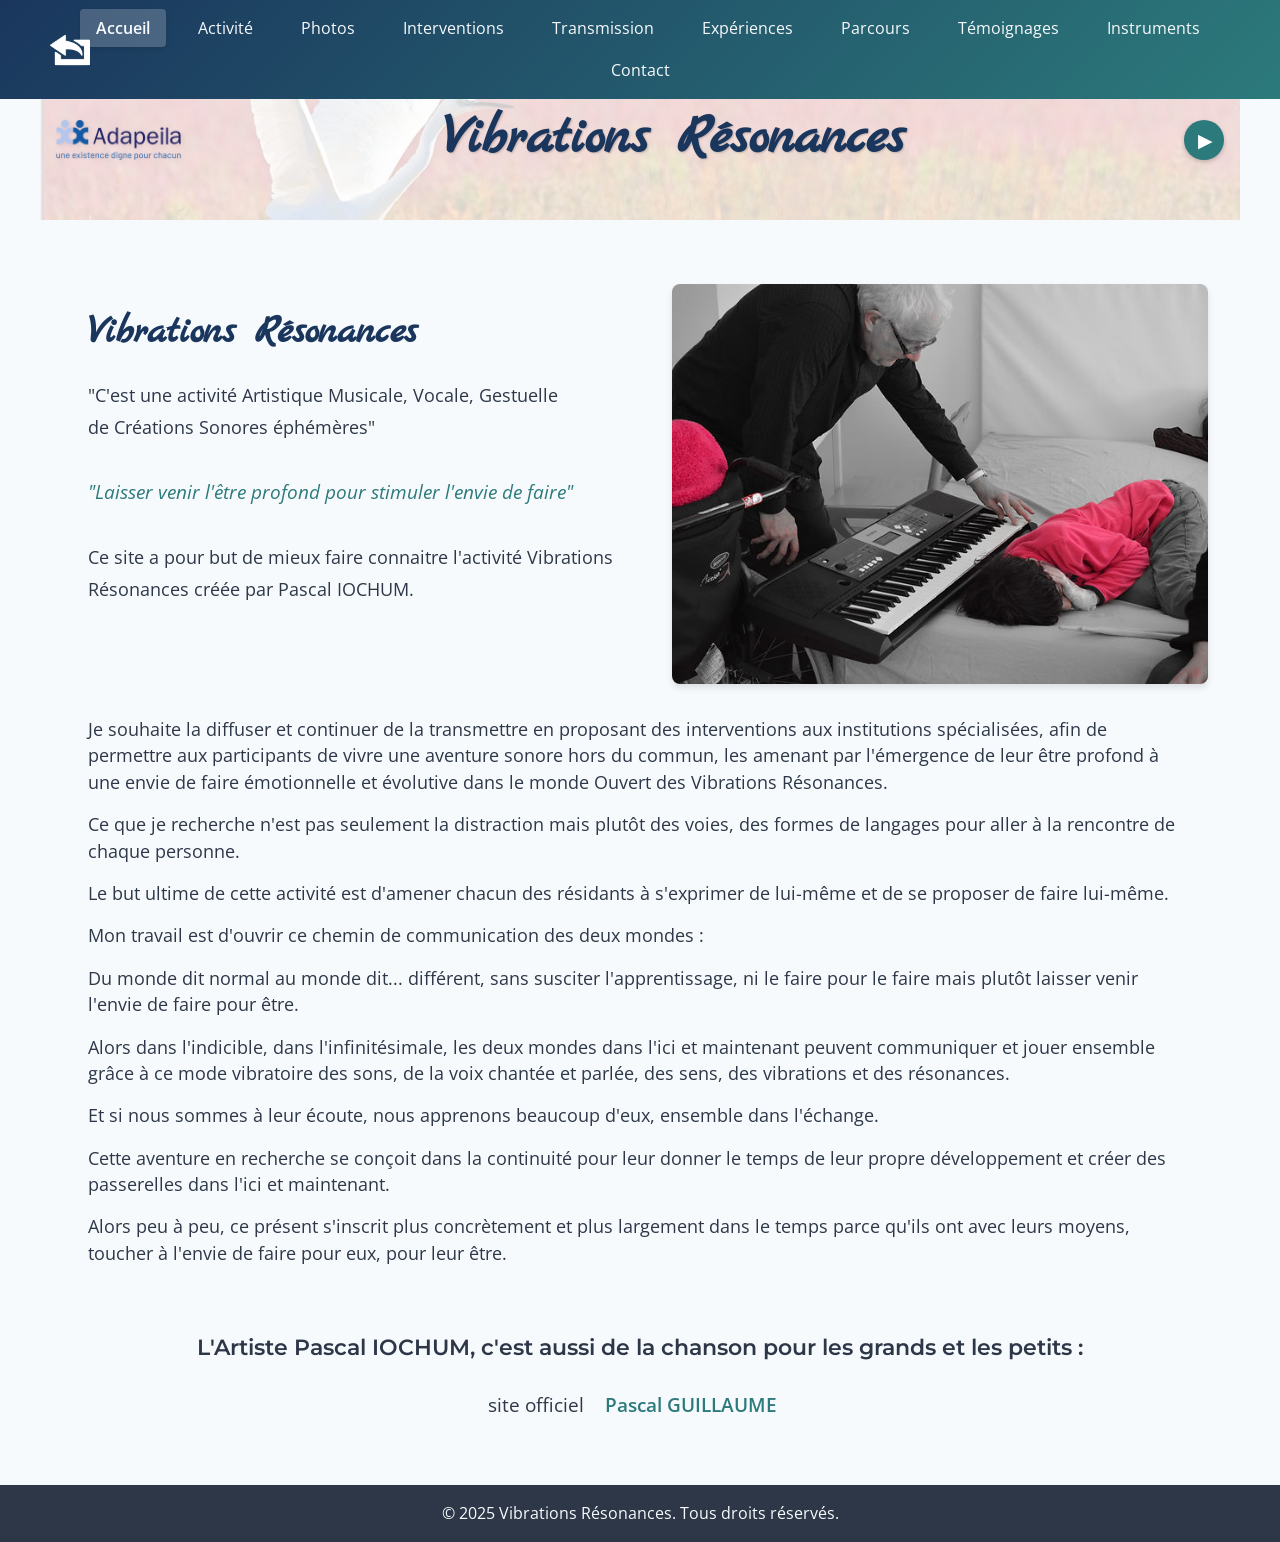
<file: vibrations-resonances.html>
<!DOCTYPE html>
<html lang="fr">
<head>
    <meta charset="UTF-8">
    <meta name="viewport" content="width=device-width, initial-scale=1.0">
    <meta name="description" content="Découvrez l'univers des vibrations et résonances sonores">
    <title>Vibrations Résonances - Accueil</title>
    <link rel="stylesheet" href="css/style.css">
    <link rel="preconnect" href="https://fonts.googleapis.com">
    <link rel="preconnect" href="https://fonts.gstatic.com" crossorigin>
    <link href="https://fonts.googleapis.com/css2?family=Montserrat:wght@400;600;700&family=Open+Sans:wght@400;600&family=Marck+Script&display=swap" rel="stylesheet">
    <audio id="homeAudio" src="audio/home.mp3" preload="auto"></audio>
</head>
<body class="vibration-page">
    <header>
        <nav>
            <button class="burger-menu" aria-label="Menu">
                <span class="burger-line"></span>
                <span class="burger-line"></span>
                <span class="burger-line"></span>
            </button>
            <ul class="nav-menu">
                <a href="index.html">
                    <img src="images/blanc.png" alt="Retour à l'accueil" class="back-button">
                </a>
                <li><a href="vibrations-resonances.html" class="active">Accueil</a></li>
                <li><a href="pages/activite.html">Activité</a></li>
                <li><a href="pages/photos.html">Photos</a></li>
                <li><a href="pages/interventions.html">Interventions</a></li>
                <li><a href="pages/formation.html">Transmission</a></li>
                <li><a href="pages/experiences.html">Expériences</a></li>
                <li><a href="pages/parcours.html">Parcours</a></li>
                <li><a href="pages/temoignages.html">Témoignages</a></li>
                <li><a href="pages/instruments.html">Instruments</a></li>
                <li><a href="pages/contact.html">Contact</a></li>
            </ul>
        </nav>
        <div class="logo-container">
            <div class="logo-left">
                <img src="images/logos/adapeila.png" alt="Logo Adapeila">

            </div>
            <h1 class="main-title">Vibrations Résonances</h1>
            <button class="audio-control" id="playButton" aria-label="Jouer la musique"></button>
        </div>
    </header>
    <main>
        <section class="intro-section">
            <div class="intro-text">
                <h2>Vibrations Résonances</h2>
                <p>"C'est une activité Artistique Musicale, Vocale, Gestuelle<br>
                de Créations Sonores éphémères"</p>
                <p class="quote">"Laisser venir l'être profond pour stimuler l'envie de faire"</p>
                <p>Ce site a pour but de mieux faire connaitre l'activité Vibrations Résonances créée par Pascal IOCHUM.</p>
            </div>
            <div class="slideshow" id="residentsSlideshow">
                <!-- Les images seront injectées dynamiquement par JavaScript -->
            </div>
        </section>
        <section class="presentation-section">
            <div class="text-block">
                <p>Je souhaite la diffuser et continuer de la transmettre en proposant des interventions aux institutions spécialisées, afin de permettre aux participants de vivre une aventure sonore hors du commun, les amenant par l'émergence de leur être profond à une envie de faire émotionnelle et évolutive dans le monde Ouvert des Vibrations Résonances.</p>
                <p>Ce que je recherche n'est pas seulement la distraction mais plutôt des voies, des formes de langages pour aller à la rencontre de chaque personne.</p>

                <p>Le but ultime de cette activité est d'amener chacun des résidants à s'exprimer de lui-même et de se proposer de faire lui-même.</p>

                <p>Mon travail est d'ouvrir ce chemin de communication des deux mondes :</p>

                <p>Du monde dit normal au monde dit... différent, sans susciter l'apprentissage, ni le faire pour le faire mais plutôt laisser venir l'envie de faire pour être.</p>

                <p>Alors dans l'indicible, dans l'infinitésimale, les deux mondes dans l'ici et maintenant peuvent communiquer et jouer ensemble grâce à ce mode vibratoire des sons, de la voix chantée et parlée, des sens, des vibrations et des résonances.</p>

                <p>Et si nous sommes à leur écoute, nous apprenons beaucoup d'eux, ensemble dans l'échange.</p>

                <p>Cette aventure en recherche se conçoit dans la continuité pour leur donner le temps de leur propre développement et créer des passerelles dans l'ici et maintenant.</p>

                <p>Alors peu à peu, ce présent s'inscrit plus concrètement et plus largement dans le temps parce qu'ils ont avec leurs moyens, toucher à l'envie de faire pour eux, pour leur être.</p>
            </div>
        </section>
        <section class="artist-section">
            <h2>L'Artiste Pascal IOCHUM, c'est aussi de la chanson pour les grands et les petits :</h2>
            <p class="site-link">site officiel <a href="pascal-guillaume.html" target="_blank" rel="noopener noreferrer">Pascal GUILLAUME</a></p>
        </section>

                </div>
            </div>
        </section>
    </main>
    <footer>
        <p>&copy; 2025 Vibrations Résonances. Tous droits réservés.</p>
    </footer>
    <script src="js/main.js"></script>
</body>
</html>
</file>
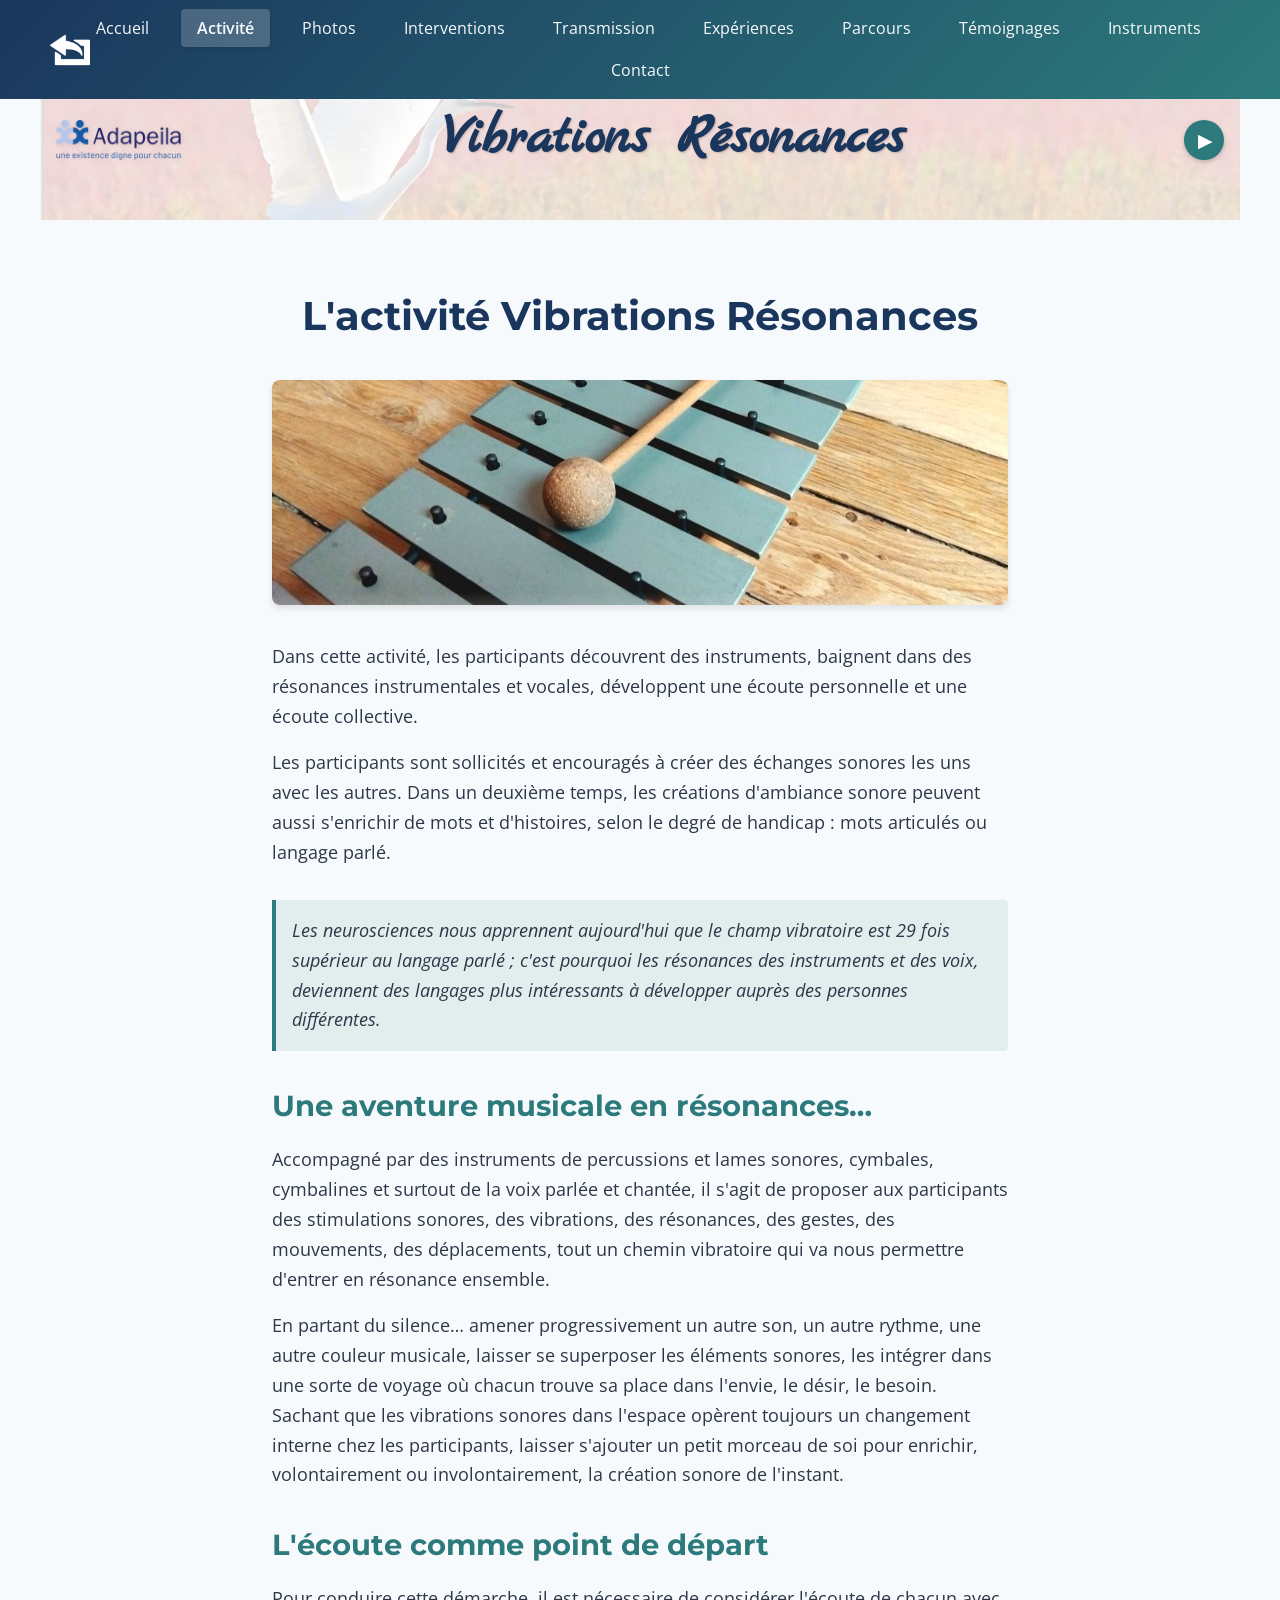
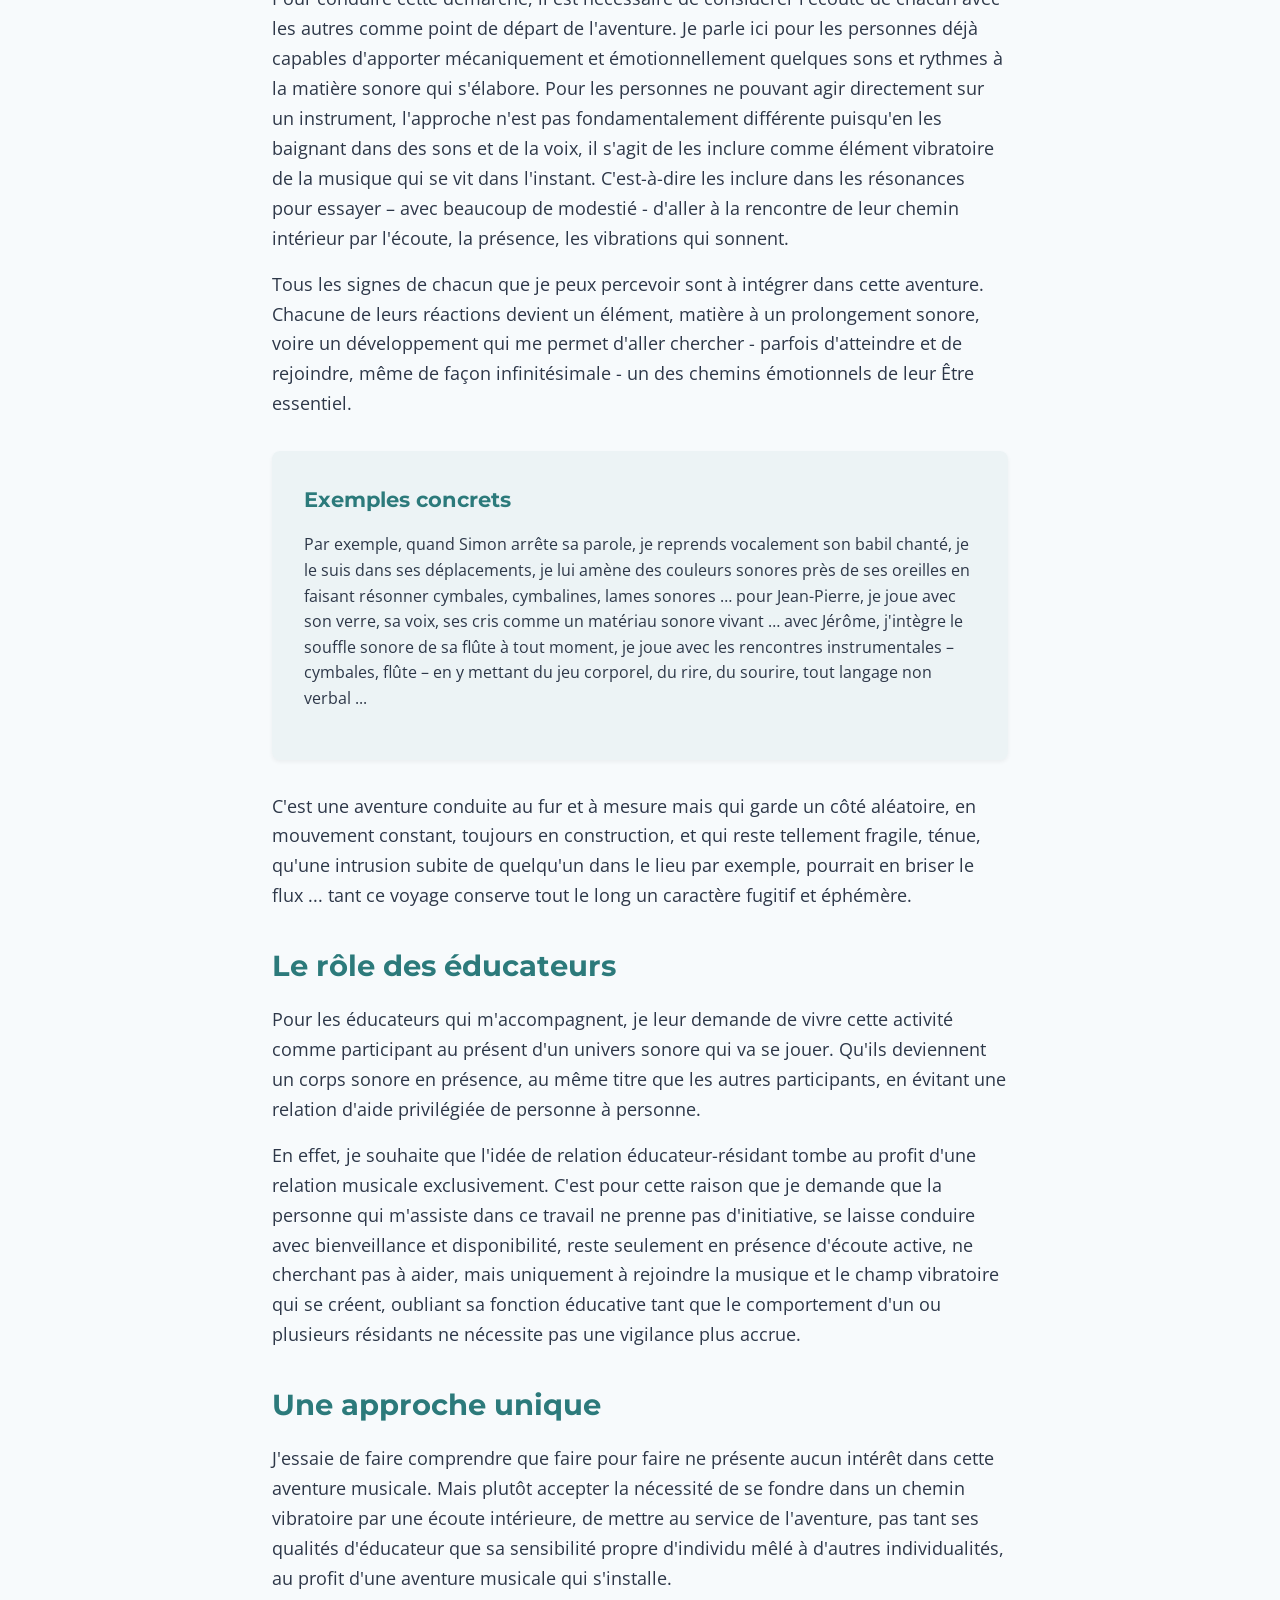
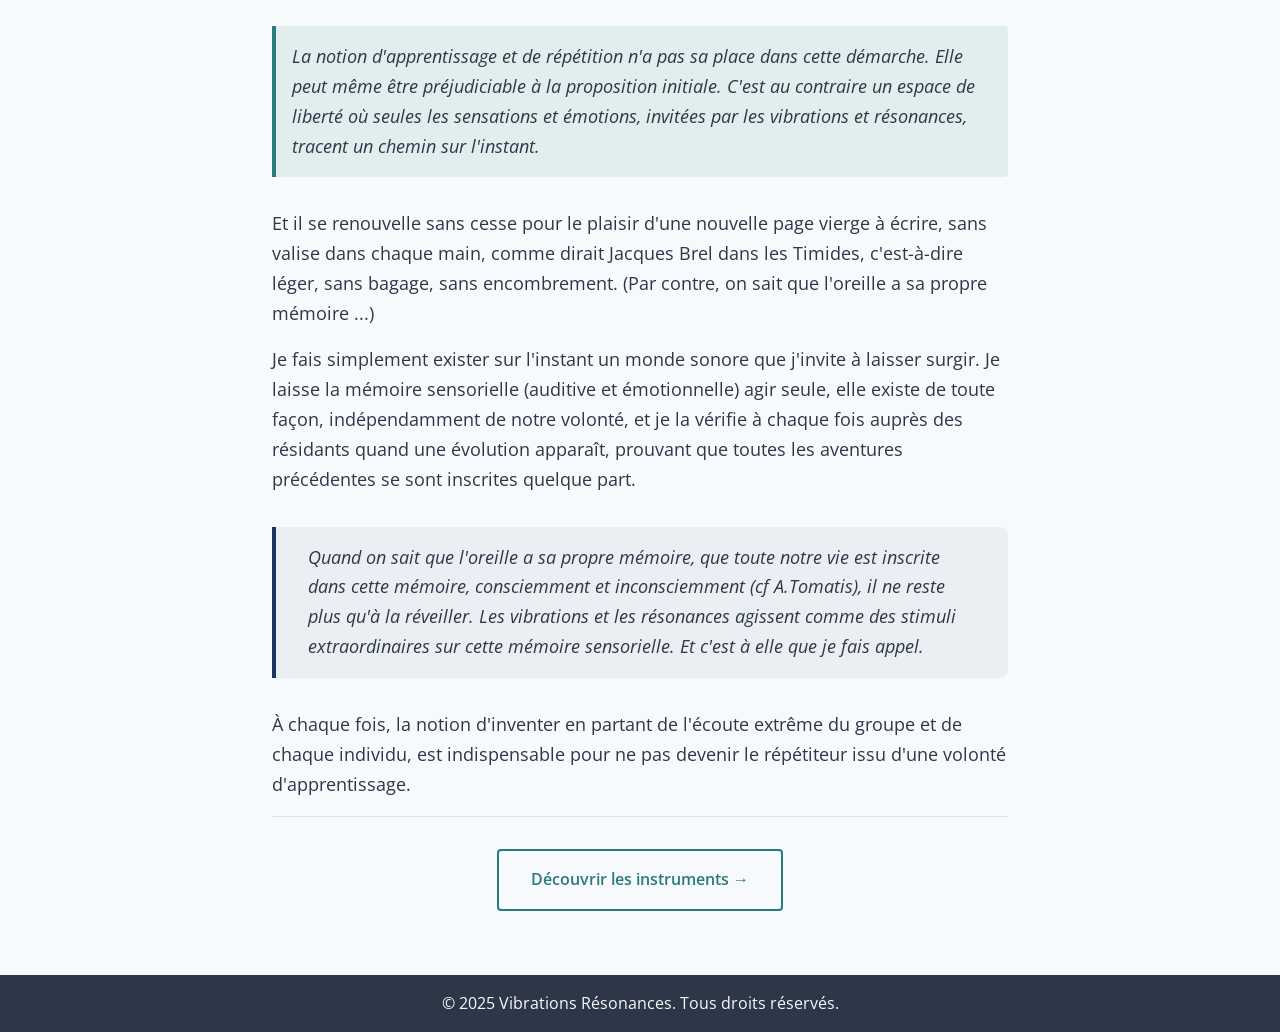
<file: pages/activite.html>
<!DOCTYPE html>
<html lang="fr">
<head>
    <meta charset="UTF-8">
    <meta name="viewport" content="width=device-width, initial-scale=1.0">
    <title>Vibrations Résonances - Activités</title>
    <link rel="stylesheet" href="../css/style.css">
    <link href="https://fonts.googleapis.com/css2?family=Montserrat:wght@400;600;700&family=Open+Sans:wght@400;600&family=Marck+Script&display=swap" rel="stylesheet">
    <audio id="pageAudio" src="../audio/voix.mp3" preload="auto"></audio>
</head>
<body>
    <header>
        <nav>
            <ul>
                <a href="../index.html">
                    <img src="../images/blanc.png" alt="Retour à l'accueil" class="back-button">
                </a>
                <li><a href="../vibrations-resonances.html">Accueil</a></li>
                <li><a href="activite.html" class="active">Activité</a></li>
                <li><a href="photos.html">Photos</a></li>
                <li><a href="interventions.html">Interventions</a></li>
                <li><a href="formation.html">Transmission</a></li>
                <li><a href="experiences.html">Expériences</a></li>
                <li><a href="parcours.html">Parcours</a></li>
                <li><a href="temoignages.html">Témoignages</a></li>
                <li><a href="instruments.html">Instruments</a></li>
                <li><a href="contact.html">Contact</a></li>
            </ul>
        </nav>
        <div class="logo-container">
            <div class="logo-left">
                <img src="../images/logos/adapeila.png" alt="Logo Adapeila">

            </div>
            <h1 class="main-title">Vibrations Résonances</h1>
            <button class="audio-control" id="playButton" aria-label="Jouer la musique"></button>
        </div>
    </header>
    <main>
        <section class="activity-content">
            <h1>L'activité Vibrations Résonances</h1>
            
            <div class="activity-header-image">
                <img src="../images/carillon.jpeg" alt="Carillon utilisé lors des activités">
            </div>

            <div class="activity-text">
                <p>Dans cette activité, les participants découvrent des instruments, baignent dans des résonances instrumentales et vocales, développent une écoute personnelle et une écoute collective.</p>

                <p>Les participants sont sollicités et encouragés à créer des échanges sonores les uns avec les autres. Dans un deuxième temps, les créations d'ambiance sonore peuvent aussi s'enrichir de mots et d'histoires, selon le degré de handicap : mots articulés ou langage parlé.</p>

                <div class="highlight-box">
                    <p>Les neurosciences nous apprennent aujourd'hui que le champ vibratoire est 29 fois supérieur au langage parlé ; c'est pourquoi les résonances des instruments et des voix, deviennent des langages plus intéressants à développer auprès des personnes différentes.</p>
                </div>

                <h2>Une aventure musicale en résonances…</h2>

                <p>Accompagné par des instruments de percussions et lames sonores, cymbales, cymbalines et surtout de la voix parlée et chantée, il s'agit de proposer aux participants des stimulations sonores, des vibrations, des résonances, des gestes, des mouvements, des déplacements, tout un chemin vibratoire qui va nous permettre d'entrer en résonance ensemble.</p>

                <p>En partant du silence… amener progressivement un autre son, un autre rythme, une autre couleur musicale, laisser se superposer les éléments sonores, les intégrer dans une sorte de voyage où chacun trouve sa place dans l'envie, le désir, le besoin. Sachant que les vibrations sonores dans l'espace opèrent toujours un changement interne chez les participants, laisser s'ajouter un petit morceau de soi pour enrichir, volontairement ou involontairement, la création sonore de l'instant.</p>

                <h2>L'écoute comme point de départ</h2>
                <p>Pour conduire cette démarche, il est nécessaire de considérer l'écoute de chacun avec les autres comme point de départ de l'aventure. Je parle ici pour les personnes déjà capables d'apporter mécaniquement et émotionnellement quelques sons et rythmes à la matière sonore qui s'élabore. Pour les personnes ne pouvant agir directement sur un instrument, l'approche n'est pas fondamentalement différente puisqu'en les baignant dans des sons et de la voix, il s'agit de les inclure comme élément vibratoire de la musique qui se vit dans l'instant. C'est-à-dire les inclure dans les résonances pour essayer – avec beaucoup de modestié - d'aller à la rencontre de leur chemin intérieur par l'écoute, la présence, les vibrations qui sonnent.</p>

                <p>Tous les signes de chacun que je peux percevoir sont à intégrer dans cette aventure. Chacune de leurs réactions devient un élément, matière à un prolongement sonore, voire un développement qui me permet d'aller chercher - parfois d'atteindre et de rejoindre, même de façon infinitésimale - un des chemins émotionnels de leur Être essentiel.</p>

                <div class="example-box">
                    <h3>Exemples concrets</h3>
                    <p>Par exemple, quand Simon arrête sa parole, je reprends vocalement son babil chanté, je le suis dans ses déplacements, je lui amène des couleurs sonores près de ses oreilles en faisant résonner cymbales, cymbalines, lames sonores … pour Jean-Pierre, je joue avec son verre, sa voix, ses cris comme un matériau sonore vivant … avec Jérôme, j'intègre le souffle sonore de sa flûte à tout moment, je joue avec les rencontres instrumentales – cymbales, flûte – en y mettant du jeu corporel, du rire, du sourire, tout langage non verbal ...</p>
                </div>

                <p>C'est une aventure conduite au fur et à mesure mais qui garde un côté aléatoire, en mouvement constant, toujours en construction, et qui reste tellement fragile, ténue, qu'une intrusion subite de quelqu'un dans le lieu par exemple, pourrait en briser le flux ... tant ce voyage conserve tout le long un caractère fugitif et éphémère.</p>

                <h2>Le rôle des éducateurs</h2>
                <p>Pour les éducateurs qui m'accompagnent, je leur demande de vivre cette activité comme participant au présent d'un univers sonore qui va se jouer. Qu'ils deviennent un corps sonore en présence, au même titre que les autres participants, en évitant une relation d'aide privilégiée de personne à personne.</p>

                <p>En effet, je souhaite que l'idée de relation éducateur-résidant tombe au profit d'une relation musicale exclusivement. C'est pour cette raison que je demande que la personne qui m'assiste dans ce travail ne prenne pas d'initiative, se laisse conduire avec bienveillance et disponibilité, reste seulement en présence d'écoute active, ne cherchant pas à aider, mais uniquement à rejoindre la musique et le champ vibratoire qui se créent, oubliant sa fonction éducative tant que le comportement d'un ou plusieurs résidants ne nécessite pas une vigilance plus accrue.</p>

                <h2>Une approche unique</h2>
                <p>J'essaie de faire comprendre que faire pour faire ne présente aucun intérêt dans cette aventure musicale. Mais plutôt accepter la nécessité de se fondre dans un chemin vibratoire par une écoute intérieure, de mettre au service de l'aventure, pas tant ses qualités d'éducateur que sa sensibilité propre d'individu mêlé à d'autres individualités, au profit d'une aventure musicale qui s'installe.</p>

                <div class="highlight-box">
                    <p>La notion d'apprentissage et de répétition n'a pas sa place dans cette démarche. Elle peut même être préjudiciable à la proposition initiale. C'est au contraire un espace de liberté où seules les sensations et émotions, invitées par les vibrations et résonances, tracent un chemin sur l'instant.</p>
                </div>

                <p>Et il se renouvelle sans cesse pour le plaisir d'une nouvelle page vierge à écrire, sans valise dans chaque main, comme dirait Jacques Brel dans les Timides, c'est-à-dire léger, sans bagage, sans encombrement. (Par contre, on sait que l'oreille a sa propre mémoire ...)</p>

                <p>Je fais simplement exister sur l'instant un monde sonore que j'invite à laisser surgir. Je laisse la mémoire sensorielle (auditive et émotionnelle) agir seule, elle existe de toute façon, indépendamment de notre volonté, et je la vérifie à chaque fois auprès des résidants quand une évolution apparaît, prouvant que toutes les aventures précédentes se sont inscrites quelque part.</p>

                <div class="quote-box">
                    <p>Quand on sait que l'oreille a sa propre mémoire, que toute notre vie est inscrite dans cette mémoire, consciemment et inconsciemment (cf A.Tomatis), il ne reste plus qu'à la réveiller. Les vibrations et les résonances agissent comme des stimuli extraordinaires sur cette mémoire sensorielle. Et c'est à elle que je fais appel.</p>
                </div>

                <p>À chaque fois, la notion d'inventer en partant de l'écoute extrême du groupe et de chaque individu, est indispensable pour ne pas devenir le répétiteur issu d'une volonté d'apprentissage.</p>
            </div>
            
            <div class="instruments-link">
                <a href="instruments.html" class="btn-link">Découvrir les instruments →</a>
            </div>
        </section>
    </main>
    <footer>
        <p>&copy; 2025 Vibrations Résonances. Tous droits réservés.</p>
    </footer>
    <script src="../js/main.js"></script>
</body>
</html>
</file>
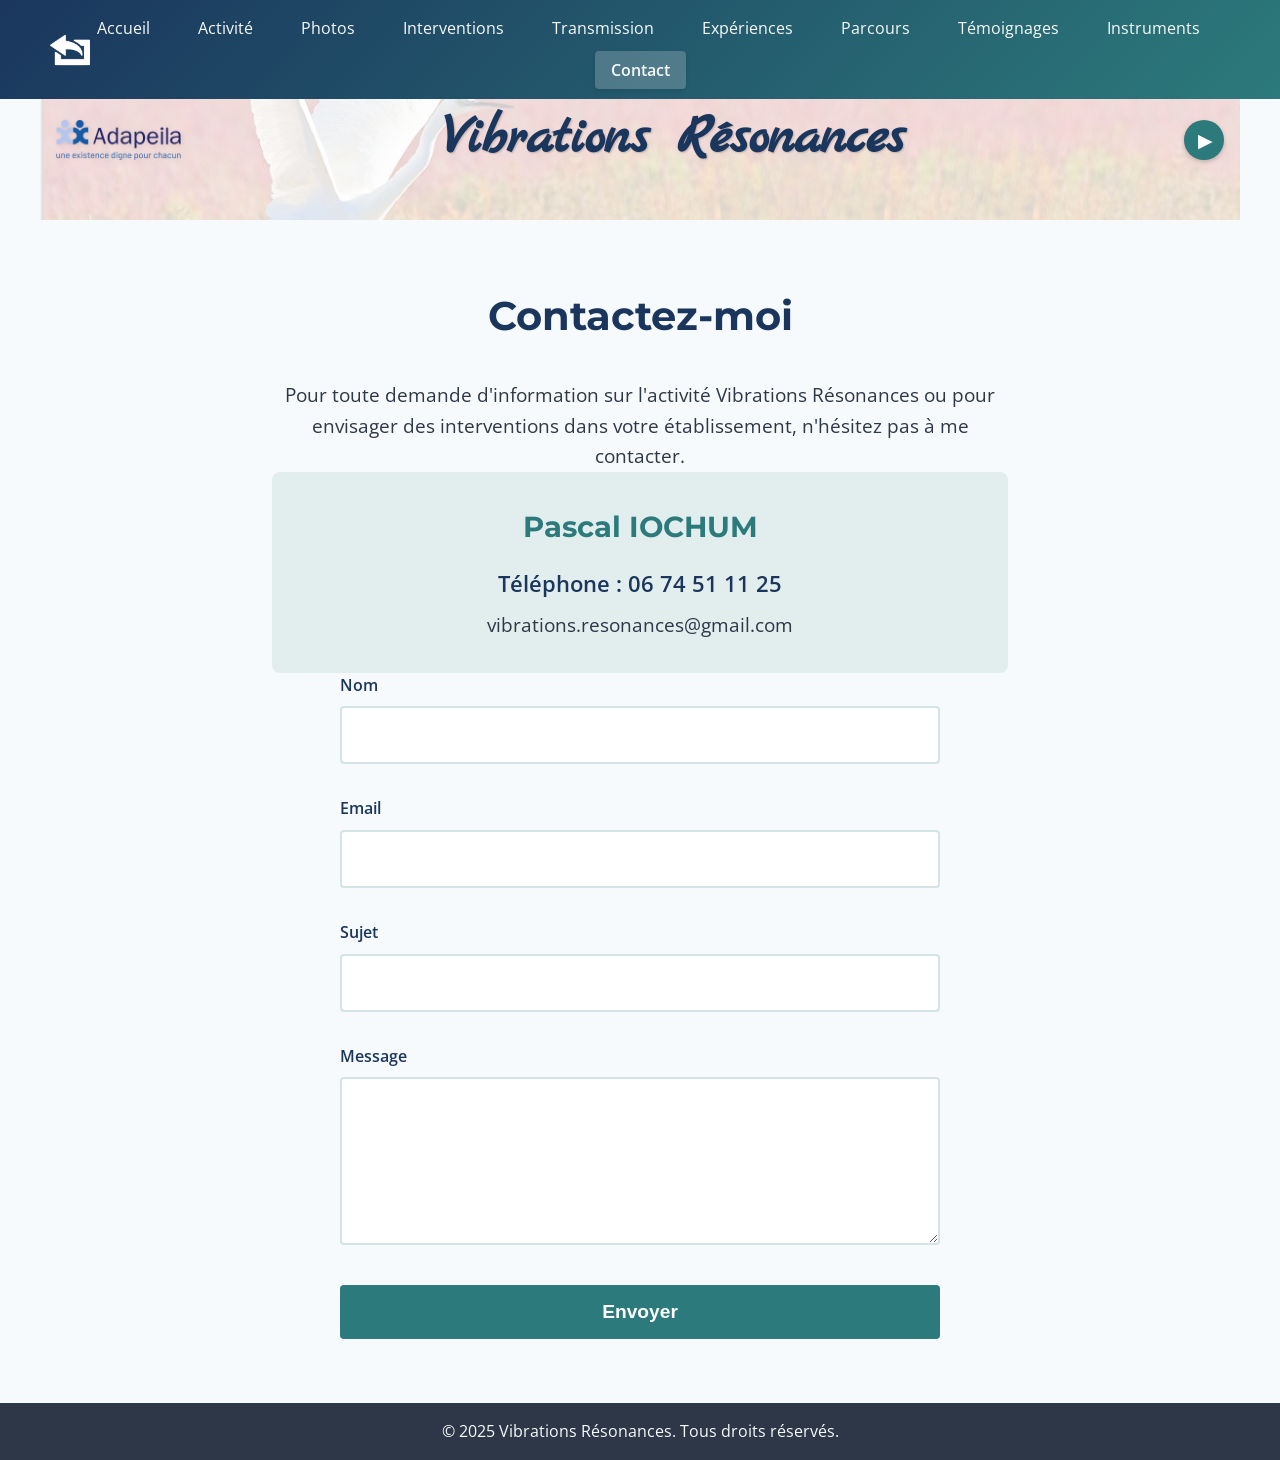
<file: pages/contact.html>
<!DOCTYPE html>
<html lang="fr">
<head>
    <meta charset="UTF-8">
    <meta name="viewport" content="width=device-width, initial-scale=1.0">
    <title>Vibrations Résonances - Contact</title>
    <link rel="stylesheet" href="../css/style.css">
    <link href="https://fonts.googleapis.com/css2?family=Montserrat:wght@400;600;700&family=Open+Sans:wght@400;600&family=Marck+Script&display=swap" rel="stylesheet">
    <audio id="pageAudio" src="../audio/chimes.mp3" preload="auto"></audio>
</head>
<body>
    <header>
        <nav>
            <button class="burger-menu" aria-label="Menu">
                <span class="burger-line"></span>
                <span class="burger-line"></span>
                <span class="burger-line"></span>
            </button>
            <ul class="nav-menu">
                <a href="../index.html">
                    <img src="../images/blanc.png" alt="Retour à l'accueil" class="back-button">
                </a>
                <li><a href="../vibrations-resonances.html">Accueil</a></li>
                <li><a href="activite.html">Activité</a></li>
                <li><a href="photos.html">Photos</a></li>
                <li><a href="interventions.html">Interventions</a></li>
                <li><a href="formation.html">Transmission</a></li>
                <li><a href="experiences.html">Expériences</a></li>
                <li><a href="parcours.html">Parcours</a></li>
                <li><a href="temoignages.html">Témoignages</a></li>
                <li><a href="instruments.html">Instruments</a></li>
                <li><a href="contact.html" class="active">Contact</a></li>
            </ul>
        </nav>
        <div class="logo-container">
            <div class="logo-left">
                <img src="../images/logos/adapeila.png" alt="Logo Adapeila">

            </div>
            <h1 class="main-title">Vibrations Résonances</h1>
            <button class="audio-control" id="playButton" aria-label="Jouer la musique"></button>
        </div>
    </header>

    <main>
        <section class="contact-content">
            <h1>Contactez-moi</h1>
            
            <div class="contact-intro">
                <p>Pour toute demande d'information sur l'activité Vibrations Résonances ou pour envisager des interventions dans votre établissement, n'hésitez pas à me contacter.</p>
            </div>

            <div class="contact-info">
                <h2>Pascal IOCHUM</h2>
                <p class="phone">Téléphone : 06 74 51 11 25</p>
                <p class="region">vibrations.resonances@gmail.com</p>
            </div>

            <form class="contact-form" id="contactForm" action="https://formspree.io/f/xqapagly" method="POST">
                <div class="form-group">
                    <label for="name">Nom</label>
                    <input type="text" id="name" name="name" required>
                </div>

                <div class="form-group">
                    <label for="email">Email</label>
                    <input type="email" id="email" name="email" required>
                </div>

                <div class="form-group">
                    <label for="subject">Sujet</label>
                    <input type="text" id="subject" name="subject" required>
                </div>

                <div class="form-group">
                    <label for="message">Message</label>
                    <textarea id="message" name="message" rows="6" required></textarea>
                </div>

                <button type="submit" class="submit-btn">Envoyer</button>
            </form>
        </section>
    </main>

    <footer>
        <p>&copy; 2025 Vibrations Résonances. Tous droits réservés.</p>
    </footer>

    <script src="../js/main.js"></script>
    <script src="../js/contact.js"></script>
</body>
</html>
</file>
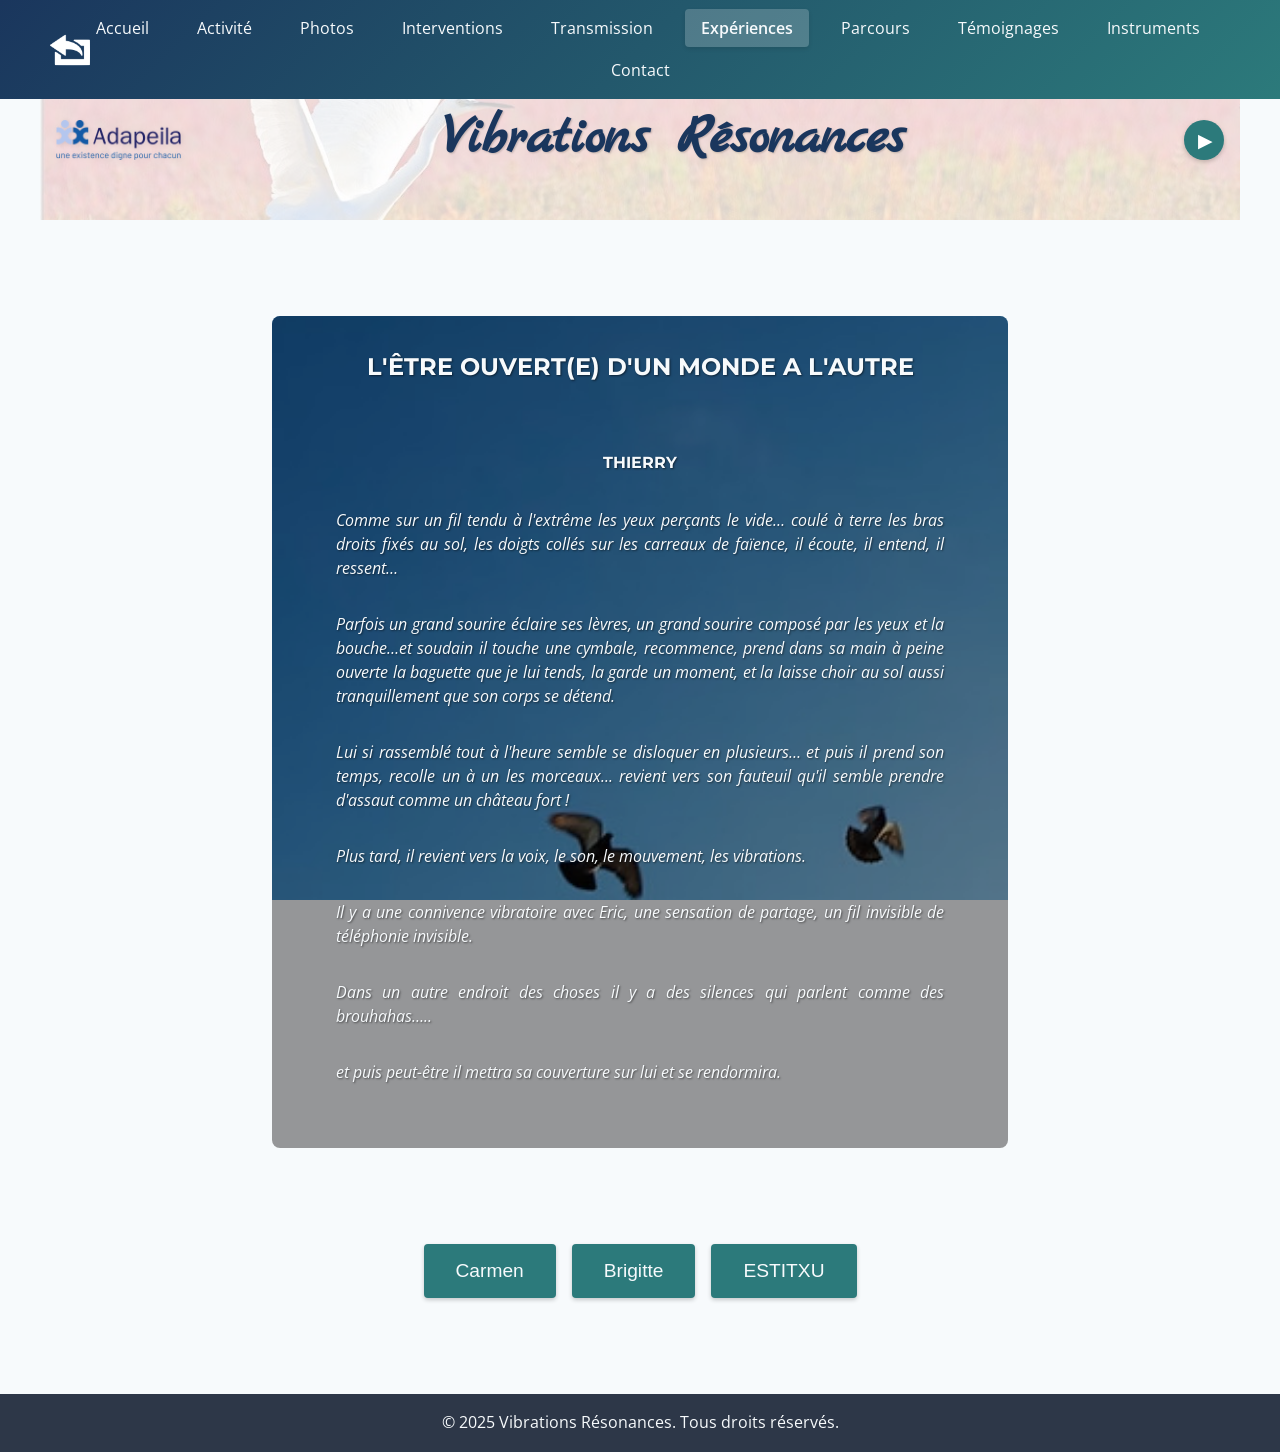
<file: pages/experiences.html>
<!DOCTYPE html>
<html lang="fr">
<head>
    <meta charset="UTF-8">
    <meta name="viewport" content="width=device-width, initial-scale=1.0">
    <title>Vibrations Résonances - Expériences</title>
    <link rel="stylesheet" href="../css/style.css">
    <link href="https://fonts.googleapis.com/css2?family=Montserrat:wght@400;600;700&family=Open+Sans:wght@400;600&family=Marck+Script&display=swap" rel="stylesheet">
    <link href="https://fonts.googleapis.com/css2?family=Birthstone&display=swap" rel="stylesheet">
    <audio id="pageAudio" src="../audio/home.mp3" preload="auto"></audio>
</head>
<body>
    <header>
        <nav>
            <button class="burger-menu" aria-label="Menu">
                <span class="burger-line"></span>
                <span class="burger-line"></span>
                <span class="burger-line"></span>
            </button>
            <ul class="nav-menu">
                <a href="../index.html">
                    <img src="../images/blanc.png" alt="Retour à l'accueil" class="back-button">
                </a>
                <li><a href="../vibrations-resonances.html">Accueil</a></li>
                <li><a href="activite.html">Activité</a></li>
                <li><a href="photos.html">Photos</a></li>
                <li><a href="interventions.html">Interventions</a></li>
                <li><a href="formation.html">Transmission</a></li>
                <li><a href="experiences.html" class="active">Expériences</a></li>
                <li><a href="parcours.html">Parcours</a></li>
                <li><a href="temoignages.html">Témoignages</a></li>
                <li><a href="instruments.html">Instruments</a></li>
                <li><a href="contact.html">Contact</a></li>
            </ul>
        </nav>
        <div class="logo-container">
            <div class="logo-left">
                <img src="../images/logos/adapeila.png" alt="Logo Adapeila">

            </div>
            <h1 class="main-title">Vibrations Résonances</h1>
            <button class="audio-control" id="playButton" aria-label="Jouer la musique"></button>
        </div>
    </header>
    <main>
        <section class="experiences-content">
                        <div class="experiences-list">
                <div class="poetic-experience">
                    <h2>L'ÊTRE OUVERT(E) D'UN MONDE A L'AUTRE</h2>
                    <h3>THIERRY</h3>
                    <div class="poetic-text">
                        <p>Comme sur un fil tendu à l'extrême les yeux perçants le vide… coulé à terre les bras droits fixés au sol, les doigts collés sur les carreaux de faïence, il écoute, il entend, il ressent…</p>

                        <p>Parfois un grand sourire éclaire ses lèvres, un grand sourire composé par les yeux et la bouche…et soudain il touche une cymbale, recommence, prend dans sa main à peine ouverte la baguette que je lui tends, la garde un moment, et la laisse choir au sol aussi tranquillement que son corps se détend.</p>

                        <p>Lui si rassemblé tout à l'heure semble se disloquer en plusieurs… et puis il prend son temps, recolle un à un les morceaux... revient vers son fauteuil qu'il semble prendre d'assaut comme un château fort !</p>

                        <p>Plus tard, il revient vers la voix, le son, le mouvement, les vibrations.</p>

                        <p>Il y a une connivence vibratoire avec Eric, une sensation de partage, un fil invisible de téléphonie invisible.</p>

                        <p>Dans un autre endroit des choses il y a des silences qui parlent comme des brouhahas…..</p>

                        <p>et puis peut-être il mettra sa couverture sur lui et se rendormira.</p>
                    </div>
                </div>
                <div class="experience-buttons">
                    <button class="exp-btn" data-experience="carmen">Carmen</button>
                    <button class="exp-btn" data-experience="brigitte">Brigitte</button>
                    <button class="exp-btn" data-experience="estitxu">ESTITXU</button>
                </div>
            </div>
        </section>
    </main>

    <!-- Modale Carmen -->
    <div class="experience-modal" id="carmenModal">
        <div class="modal-content">
            <button class="modal-close" id="closeCarmenModal">&times;</button>
            <h2 class="modal-title">RAPPORT D'ACTIVITÉ</h2>
            <div class="modal-text">
                <p>Atelier Vibrations et Résonnances<br>
                Pascal Iochum</p>
                <h3>CARMEN</h3>
                <p>Quand j'arrive aujourd'hui Carmen me voit, me ressent et d'une certaine manière me fait « la fête ». Elle est contente d'être là.</p>
                <p>Sa nervosité, (morsure sur les mains) s'atténue et dès que ma voix résonne, elle entre dans le son, demande du rythme, accepte de me laisser mettre un tambourin sur elle et jouer dessus avec des baguettes.</p>
                <p>Elle cherche à prendre, toucher, est sensible à tous les sons que je percute sur les roues de son fauteuil.</p>
                <p>Son chant vibratoire s'accentue et se révèle de plus en plus ouvert. Elle est sensible aux cymbales, à la voix et à tous les mouvements que je fais autour d'elle.</p>
                <p>Je suis content pour elle d'avoir pu la garder car son visage aujourd'hui montre des traits plus doux et souvent plus différenciés qu'au début.</p>
                <p>Elle se sent bien dans ce groupe.</p>
            </div>
        </div>
    </div>

    <!-- Modale Brigitte -->
    <div class="experience-modal" id="brigitteModal">
        <div class="modal-content">
            <button class="modal-close" id="closeBrigitteModal">&times;</button>
            <h2 class="modal-title">Atelier « Aventures et Résonnances »</h2>
            <div class="modal-text">
                <h3>BRIGITTE</h3>
                <p>Dans un premier temps, BRIGITTE est resté assez loin de moi à l'écoute des sons et de la voix.</p>
                <p>Puis peu à peu elle s'est approchée jusqu'à même se coucher près de moi, ou est restée à genoux et à laisser son visage «monter au ciel » pour mieux ressentir, boire les sons ; tranquille, sereine, en réception maximum</p>
                <p>Je commence à communiquer avec elle par des frappes de baguettes sur le sol…..elle prend les baguettes, les lâche sur le sol, s'amuse des sons et du jeu relationnel.</p>
                <p>Elle s'est apprivoisée peu à peu à son rythme, manifestant toujours de l'intérêt ; son «être» est en relation avec son environnement.</p>
                <p>Son évolution avec moi et le groupe, est en progression</p>
                <p>Sa place dans l'atelier « aventures et résonnances» me semble souhaitable et importante</p>
                <p style="margin-top: 2rem;">7 décembre 2007<br>Pascal Iochum</p>
            </div>
        </div>
    </div>

    <!-- Modale ESTITXU -->
    <div class="experience-modal" id="estitxuModal">
        <div class="modal-content">
            <button class="modal-close" id="closeEstitxuModal">&times;</button>
            <h2 class="modal-title">Vibrations et résonnances</h2>
            <div class="modal-text">
                <p>Pascal Iochum</p>
                <h3>ESTITXU</h3>
                <p>La plupart des séances, elle marche, elle écoute, frappe dans ses mains, danse avec moi, recherche les sons, les vibrations, les résonnances, aime beaucoup la voix aigüe, s'arrête, se pose.</p>
                <p>Parfois elle se couche, il lui arrive aussi d'émettre quelques sons de manière répétitive en suivant un rythme simple que j'ai pu faire juste avant.</p>
                <p>Elle ressent le monde vibratoire, les sons, les mouvements comme une seconde peau, elle baigne dans l'énergie des sons.</p>
                <p>Elle ne joue pas d'instruments, elle ne fait pas quelque chose, elle est immergée entièrement dans les vibrations sonores avec délice. Elle se sent apaisée.</p>
                <p>A noter aussi, que sa présence produit chez Clément une rassurance, une sorte de douceur tranquille qui semble autoriser Clément à être bien.</p>
                <p>L'interaction, le partage d'énergie entre ces deux êtres, leur apporte une sorte de tendresse mutuelle.</p>
                <p>La continuité de l'aventure est pour l'un comme pour l'autre un réel mieux être.</p>
            </div>
        </div>
    </div>

    <script>
        document.querySelector('[data-experience="carmen"]').addEventListener('click', function() {
            document.getElementById('carmenModal').classList.add('active');
            document.body.style.overflow = 'hidden';
        });

        document.getElementById('closeCarmenModal').addEventListener('click', function() {
            document.getElementById('carmenModal').classList.remove('active');
            document.body.style.overflow = '';
        });

        document.getElementById('carmenModal').addEventListener('click', function(e) {
            if (e.target === this) {
                this.classList.remove('active');
                document.body.style.overflow = '';
            }
        });

        document.querySelector('[data-experience="brigitte"]').addEventListener('click', function() {
            document.getElementById('brigitteModal').classList.add('active');
            document.body.style.overflow = 'hidden';
        });

        document.getElementById('closeBrigitteModal').addEventListener('click', function() {
            document.getElementById('brigitteModal').classList.remove('active');
            document.body.style.overflow = '';
        });

        document.getElementById('brigitteModal').addEventListener('click', function(e) {
            if (e.target === this) {
                this.classList.remove('active');
                document.body.style.overflow = '';
            }
        });

        document.querySelector('[data-experience="estitxu"]').addEventListener('click', function() {
            document.getElementById('estitxuModal').classList.add('active');
            document.body.style.overflow = 'hidden';
        });

        document.getElementById('closeEstitxuModal').addEventListener('click', function() {
            document.getElementById('estitxuModal').classList.remove('active');
            document.body.style.overflow = '';
        });

        document.getElementById('estitxuModal').addEventListener('click', function(e) {
            if (e.target === this) {
                this.classList.remove('active');
                document.body.style.overflow = '';
            }
        });
    </script>

    <footer>
        <p>&copy; 2025 Vibrations Résonances. Tous droits réservés.</p>
    </footer>
    <script src="../js/main.js"></script>
</body>
</html>
</file>
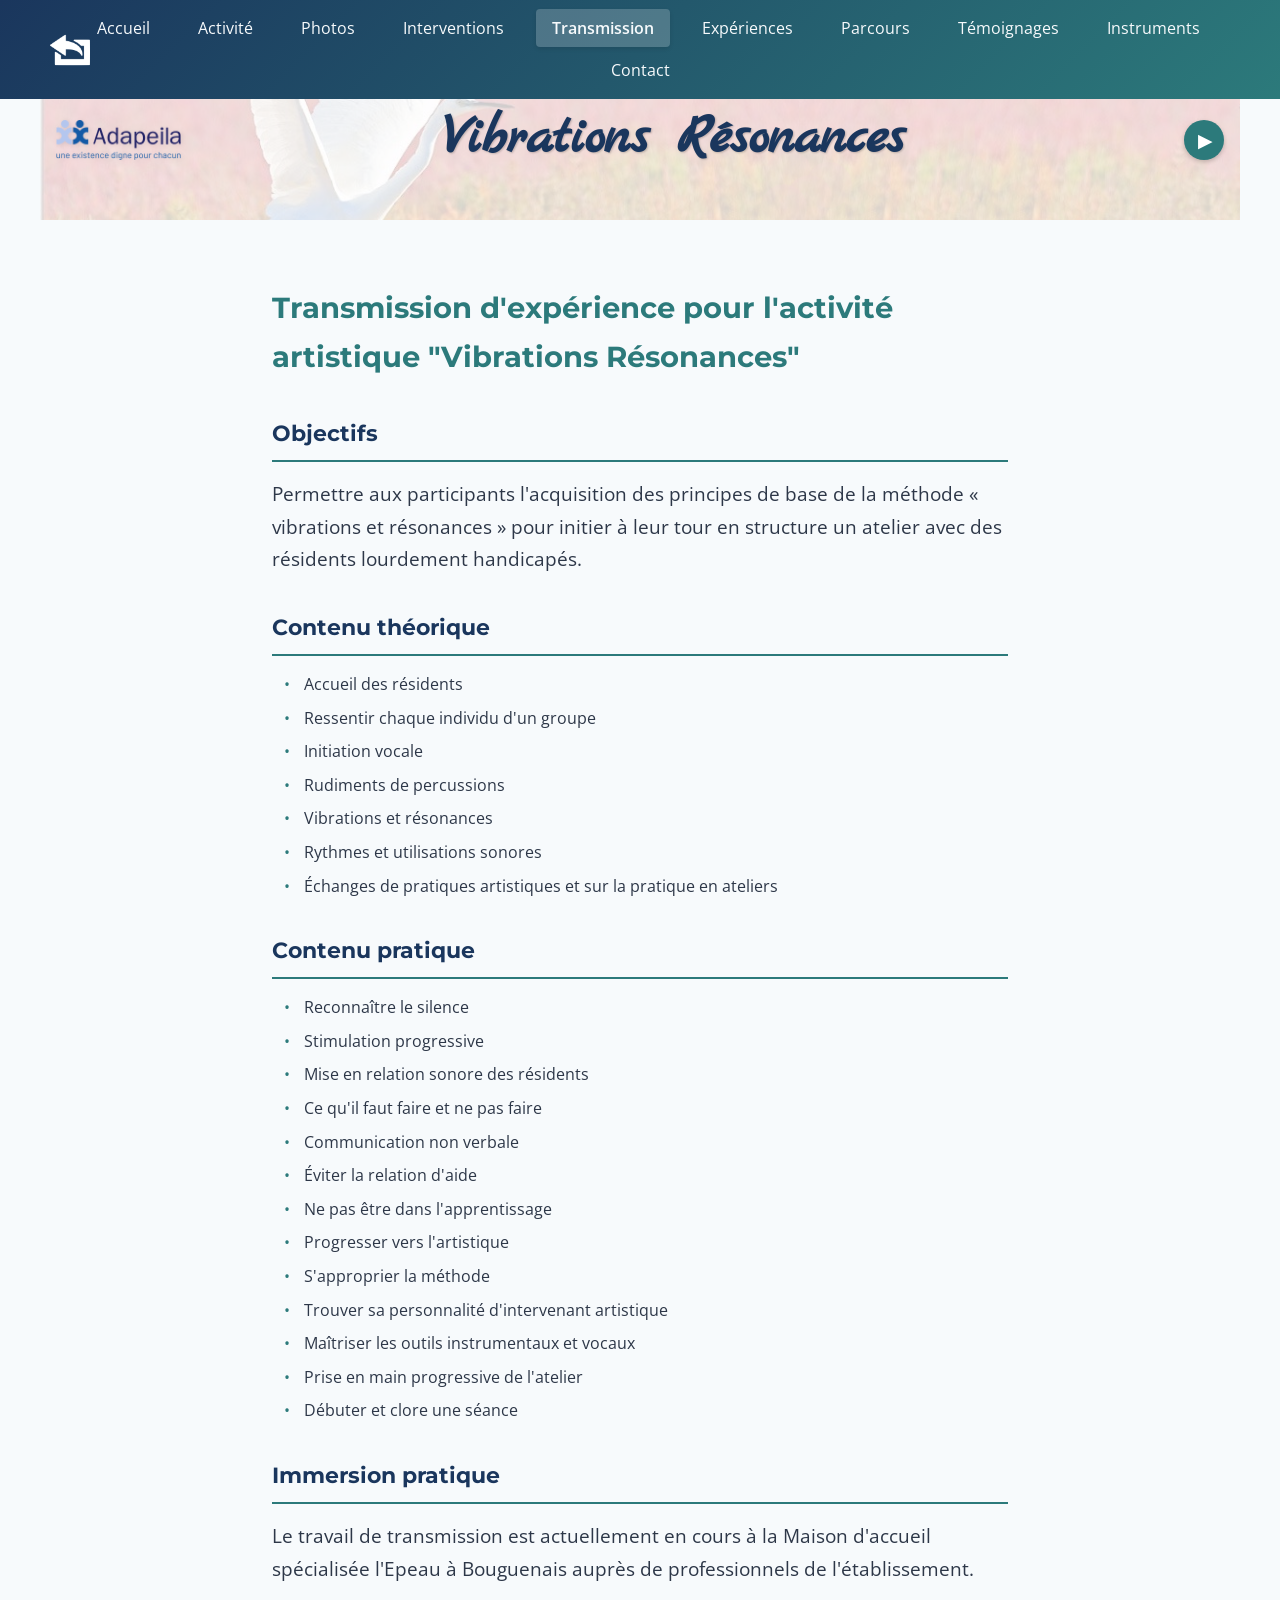
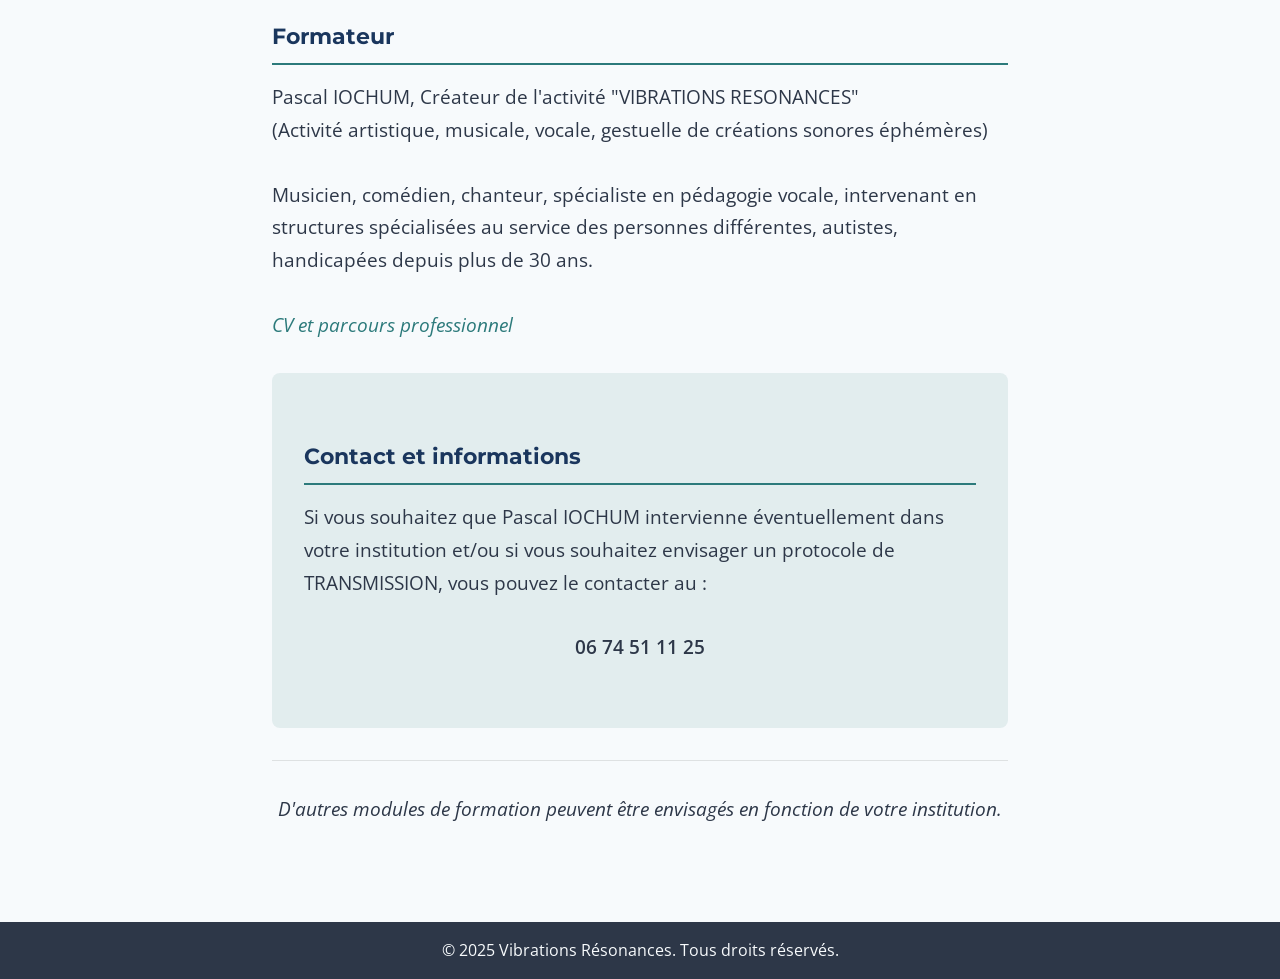
<file: pages/formation.html>
<!DOCTYPE html>
<html lang="fr">
<head>
    <meta charset="UTF-8">
    <meta name="viewport" content="width=device-width, initial-scale=1.0">
    <title>Vibrations Résonances - Transmission</title>
    <link rel="stylesheet" href="../css/style.css">
    <link href="https://fonts.googleapis.com/css2?family=Montserrat:wght@400;600;700&family=Open+Sans:wght@400;600&family=Marck+Script&display=swap" rel="stylesheet">
    <audio id="pageAudio" src="../audio/voix.mp3" preload="auto"></audio>
</head>
<body>
    <header>
        <nav>
            <button class="burger-menu" aria-label="Menu">
                <span class="burger-line"></span>
                <span class="burger-line"></span>
                <span class="burger-line"></span>
            </button>
            <ul class="nav-menu">
                <a href="../index.html">
                    <img src="../images/blanc.png" alt="Retour à l'accueil" class="back-button">
                </a>
                <li><a href="../vibrations-resonances.html">Accueil</a></li>
                <li><a href="activite.html">Activité</a></li>
                <li><a href="photos.html">Photos</a></li>
                <li><a href="interventions.html">Interventions</a></li>
                <li><a href="formation.html" class="active">Transmission</a></li>
                <li><a href="experiences.html">Expériences</a></li>
                <li><a href="parcours.html">Parcours</a></li>
                <li><a href="temoignages.html">Témoignages</a></li>
                <li><a href="instruments.html">Instruments</a></li>
                <li><a href="contact.html">Contact</a></li>
            </ul>
        </nav>
        <div class="logo-container">
            <div class="logo-left">
                <img src="../images/logos/adapeila.png" alt="Logo Adapeila">

            </div>
            <h1 class="main-title">Vibrations Résonances</h1>
            <button class="audio-control" id="playButton" aria-label="Jouer la musique"></button>
        </div>
    </header>
    <main>
        <section class="formation-content">
                        <div class="formation-text">
                <div class="formation-intro">
                    <h2>Transmission d'expérience pour l'activité artistique "Vibrations Résonances"</h2>

                </div>

                <div class="formation-objectives">
                    <h3>Objectifs</h3>
                    <p>Permettre aux participants l'acquisition des principes de base de la méthode « vibrations et résonances » pour initier à leur tour en structure un atelier avec des résidents lourdement handicapés.</p>
                </div>

                <div class="formation-content-details">
                    <h3>Contenu théorique</h3>
                    <ul>
                        <li>Accueil des résidents</li>
                        <li>Ressentir chaque individu d'un groupe</li>
                        <li>Initiation vocale</li>
                        <li>Rudiments de percussions</li>
                        <li>Vibrations et résonances</li>
                        <li>Rythmes et utilisations sonores</li>
                        <li>Échanges de pratiques artistiques et sur la pratique en ateliers</li>
                    </ul>

                    <h3>Contenu pratique</h3>
                    <ul>
                        <li>Reconnaître le silence</li>
                        <li>Stimulation progressive</li>
                        <li>Mise en relation sonore des résidents</li>
                        <li>Ce qu'il faut faire et ne pas faire</li>
                        <li>Communication non verbale</li>
                        <li>Éviter la relation d'aide</li>
                        <li>Ne pas être dans l'apprentissage</li>
                        <li>Progresser vers l'artistique</li>
                        <li>S'approprier la méthode</li>
                        <li>Trouver sa personnalité d'intervenant artistique</li>
                        <li>Maîtriser les outils instrumentaux et vocaux</li>
                        <li>Prise en main progressive de l'atelier</li>
                        <li>Débuter et clore une séance</li>
                    </ul>
                </div>

                <div class="formation-immersion">
                    <h3>Immersion pratique</h3>
                    <p>Le travail de transmission est actuellement en cours à la Maison d'accueil spécialisée l'Epeau à Bouguenais auprès de professionnels de l'établissement.</p>
                </div>

                <div class="formation-trainer">
                    <h3>Formateur</h3>
                    <p>Pascal IOCHUM, Créateur de l'activité "VIBRATIONS RESONANCES"<br>
                    (Activité artistique, musicale, vocale, gestuelle de créations sonores éphémères)</p>
                    <p>Musicien, comédien, chanteur, spécialiste en pédagogie vocale, intervenant en structures spécialisées au service des personnes différentes, autistes, handicapées depuis plus de 30 ans.</p>
                    <p class="cv-note"><a href="parcours.html">CV et parcours professionnel</a></p>
                </div>

                <div class="formation-contact">
                    <h3>Contact et informations</h3>
                    <p>Si vous souhaitez que Pascal IOCHUM intervienne éventuellement dans votre institution et/ou si vous souhaitez envisager un protocole de TRANSMISSION, vous pouvez le contacter au :</p>
                    <p class="phone-number">06 74 51 11 25</p>
                </div>

                <div class="formation-note">
                    <p>D'autres modules de formation peuvent être envisagés en fonction de votre institution.</p>
                </div>
            </div>
        </section>
    </main>
    <footer>
        <p>&copy; 2025 Vibrations Résonances. Tous droits réservés.</p>
    </footer>

    <!-- Modale Formation -->
    <div class="formation-modal" id="formationModal">
        <div class="modal-content">
            <button class="modal-close" id="closeModal">&times;</button>
            
            <div class="modal-header">
                <div class="modal-header-text">
                    <h2 class="modal-title">Fiche de présentation</h2>
                    <h3>Animer un atelier « Vibrations Résonances »</h3>
                </div>
                <div class="modal-logo">

                </div>
            </div>

            <div class="modal-body">
                <h3>CONTEXTE ET FINALITÉ</h3>
                <p>A destination de personnes lourdement handicapées, l'atelier « Vibrations et Résonances » est une activité à la fois artistique, musicale, vocale, gestuelle, et dédiée à la création sonore éphémère. Cet espace permet à ses participants de ressentir dans son être profond le chemin vibratoire des résonnances pour éveiller en lui l'envie, le besoin, l'émotion d'exprimer.</p>
                <p>En actant par le corps, la voix ou l'instrument ou en investissant pleinement les sons, il permet d'explorer des voies et des formes de langage différentes au sein desquelles la personne sera pleinement actrice.</p>
                <p>La présente formation apportera les principes de base théoriques et pratiques à destination des professionnels désireux de mettre en place et animer des ateliers « Vibrations et Résonances ».</p>

                <h3>OBJECTIFS</h3>
                <ul>
                    <li>Définir les principes de base et outils pratiques de la méthode « vibrations résonances »</li>
                    <li>Conduire un atelier « vibrations et résonances »</li>
                    <li>Développer une posture adaptée pour favoriser la participation des personnes</li>
                </ul>

                <h3>Public / PRÉREQUIS</h3>
                <p>Professionnels éducatifs (éducateurs spécialisés, moniteurs éducateurs, AMP) accompagnant des adultes et des enfants lourdement handicapés (polyhandicap, autisme,…) et appréciant la musique et le rythme.</p>
                <p>La maîtrise d'un instrument n'est pas obligatoire.</p>

                <h3>CONTENU</h3>
                <h4>Les instruments</h4>
                <ul>
                    <li>Découvrir et utiliser les instruments, le rythme synthé</li>
                    <li>Rythmes et utilisations sonores</li>
                </ul>

                <h4>La voix</h4>
                <ul>
                    <li>Investir et utiliser sa voix et son pouvoir enveloppant</li>
                    <li>Le passage vocal, improvisation</li>
                </ul>

                <h4>La posture</h4>
                <ul>
                    <li>Présence, écoute et rôles de l'intervenant</li>
                    <li>Percevoir et accompagner le sonore de chaque résident</li>
                </ul>

                <h4>Animer un atelier « Vibrations et Résonances »</h4>
                <ul>
                    <li>Préparation théâtrale et instrumentale, intégration des instruments personnels</li>
                    <li>Constructions sonores</li>
                    <li>Entrer dans la résonance vibratoire, reconnaître le silence</li>
                    <li>Communication non verbale</li>
                    <li>Débuter et clôturer un atelier</li>
                </ul>

                <h3>MÉTHODES PÉDAGOGIQUES</h3>
                <ul>
                    <li>Apports théoriques et méthodologiques</li>
                    <li>Explorations pratiques</li>
                    <li>Analyses de cas</li>
                    <li>Mises en situation réelle auprès de résidents de la MAS ADAPEI L'EPEAU</li>
                    <li>Évaluation des acquis de la formation.</li>
                </ul>

                <h3>Intervenant</h3>
                <p>Pascal IOCHUM, artiste (conte, théâtre, musique), intervenant en institution depuis 25 ans, concepteur de la méthode "Vibrations Résonances"</p>

                <h3>DURÉE</h3>
                <p>3 jours</p>

                <h3>LIEUX</h3>
                <p>MAS ADAPEI L EPEAU - BOUGUENAIS (44)</p>
            </div>
        </div>
    </div>

    <script>
        document.getElementById('showMoreInfo').addEventListener('click', function(e) {
            e.preventDefault();
            document.getElementById('formationModal').classList.add('active');
            document.body.style.overflow = 'hidden';
        });

        document.getElementById('closeModal').addEventListener('click', function() {
            document.getElementById('formationModal').classList.remove('active');
            document.body.style.overflow = '';
        });

        document.getElementById('formationModal').addEventListener('click', function(e) {
            if (e.target === this) {
                this.classList.remove('active');
                document.body.style.overflow = '';
            }
        });
    </script>
    <script src="../js/main.js"></script>
</body>
</html>
</file>
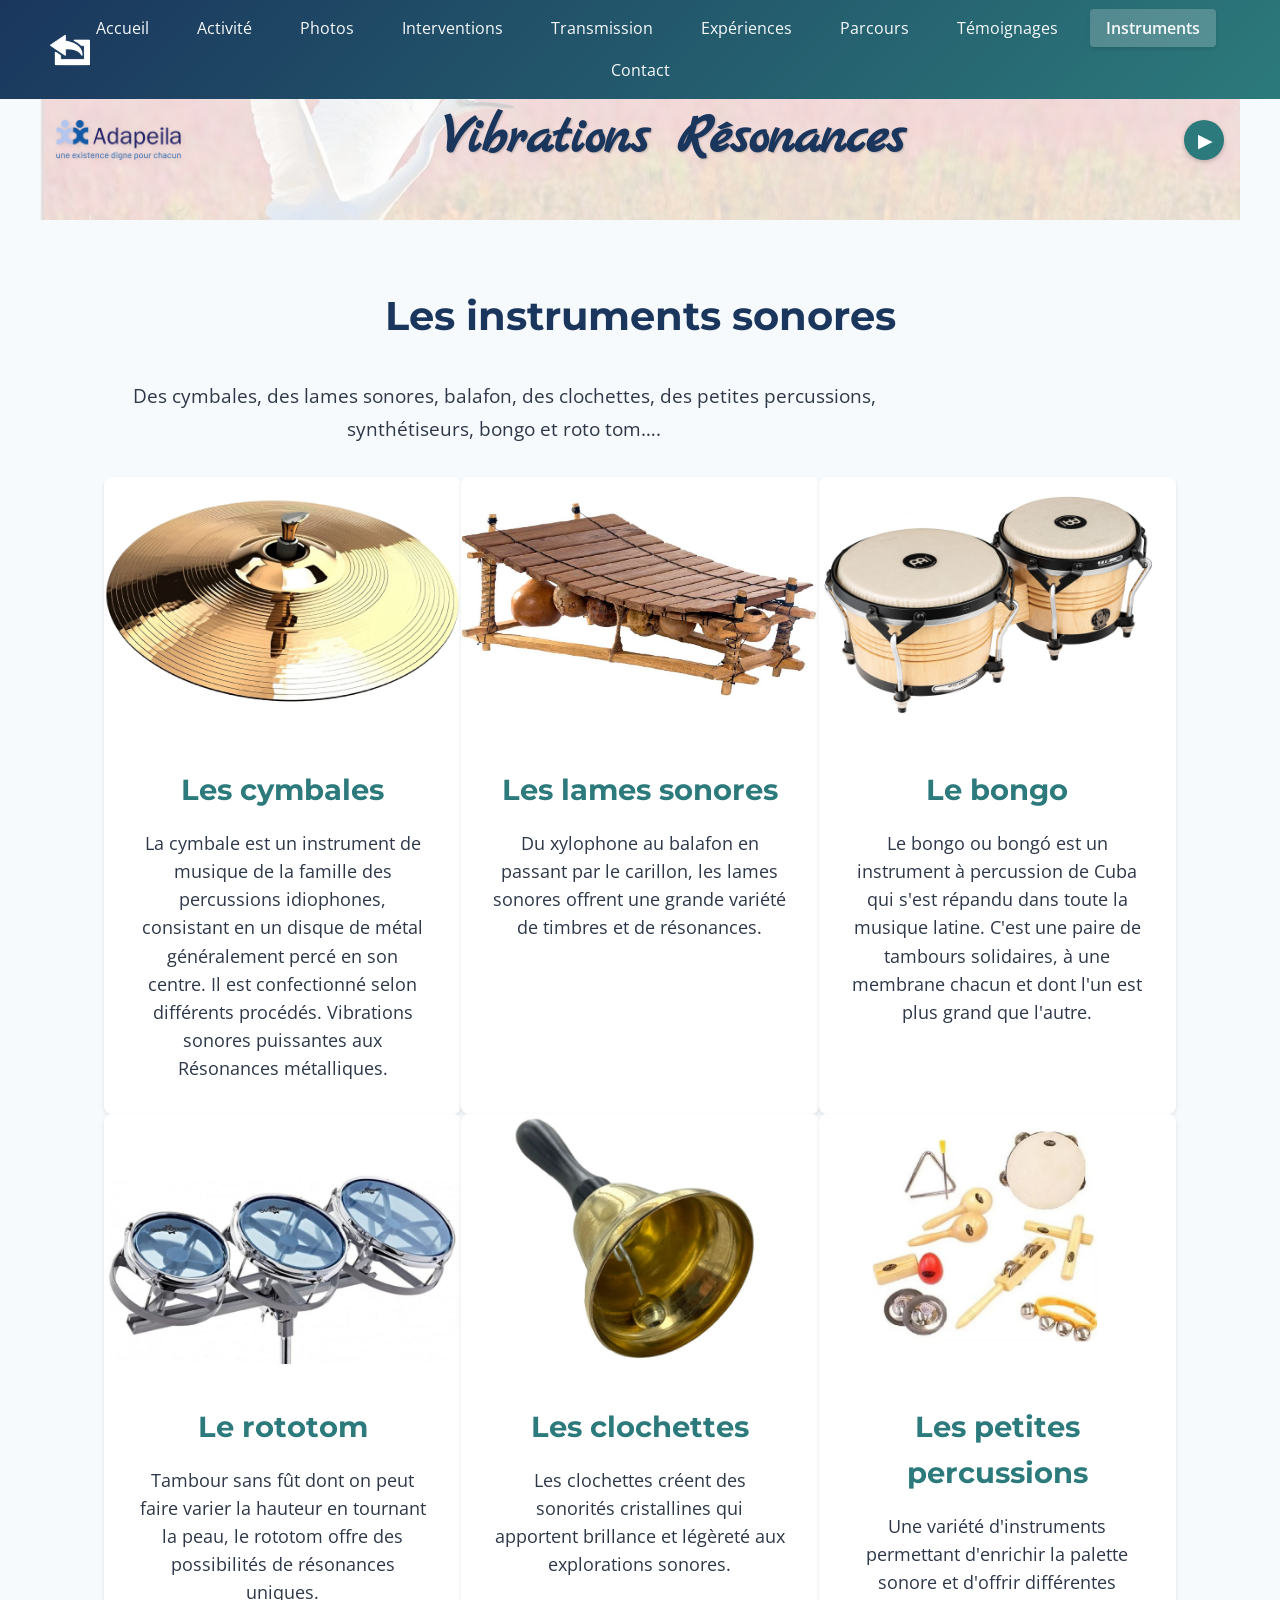
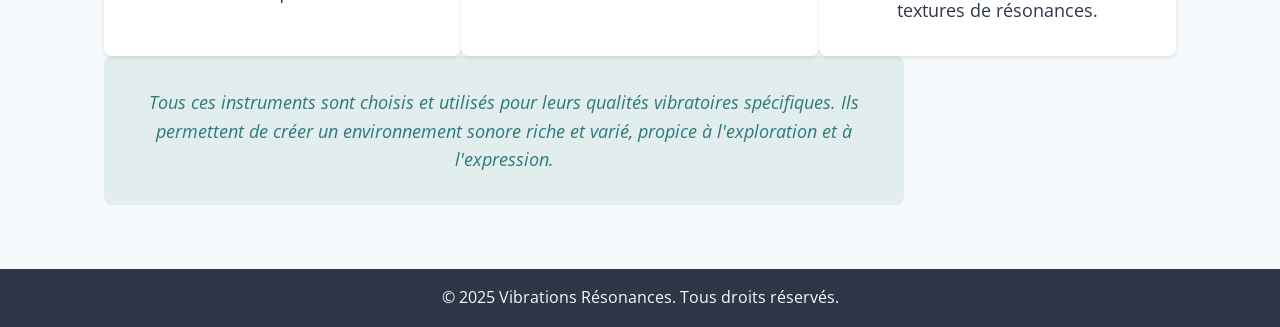
<file: pages/instruments.html>
<!DOCTYPE html>
<html lang="fr">
<head>
    <meta charset="UTF-8">
    <meta name="viewport" content="width=device-width, initial-scale=1.0">
    <title>Vibrations Résonances - Instruments</title>
    <link rel="stylesheet" href="../css/style.css">
    <link href="https://fonts.googleapis.com/css2?family=Montserrat:wght@400;600;700&family=Open+Sans:wght@400;600&family=Marck+Script&display=swap" rel="stylesheet">
    <audio id="pageAudio" src="../audio/chimes.mp3" preload="auto"></audio>
</head>
<body>
    <header>
        <nav>
            <button class="burger-menu" aria-label="Menu">
                <span class="burger-line"></span>
                <span class="burger-line"></span>
                <span class="burger-line"></span>
            </button>
            <ul class="nav-menu">
                <a href="../index.html">
                    <img src="../images/blanc.png" alt="Retour à l'accueil" class="back-button">
                </a>
                <li><a href="../vibrations-resonances.html">Accueil</a></li>
                <li><a href="activite.html">Activité</a></li>
                <li><a href="photos.html">Photos</a></li>
                <li><a href="interventions.html">Interventions</a></li>
                <li><a href="formation.html">Transmission</a></li>
                <li><a href="experiences.html">Expériences</a></li>
                <li><a href="parcours.html">Parcours</a></li>
                <li><a href="temoignages.html">Témoignages</a></li>
                <li><a href="instruments.html" class="active">Instruments</a></li>
                <li><a href="contact.html">Contact</a></li>
            </ul>
        </nav>
        <div class="logo-container">
            <div class="logo-left">
                <img src="../images/logos/adapeila.png" alt="Logo Adapeila">

            </div>
            <h1 class="main-title">Vibrations Résonances</h1>
            <button class="audio-control" id="playButton" aria-label="Jouer la musique"></button>
        </div>
    </header>
    <main>
        <section class="instruments-content">
            <h1>Les instruments sonores</h1>
            <div class="instruments-intro text-center">
                <p class="instruments-subtitle">Des cymbales, des lames sonores, balafon, des clochettes, des petites percussions, synthétiseurs, bongo et roto tom….</p>
            </div>

            <div class="instruments-grid text-center">
                <article class="instrument-card" data-sound="cymbale">
                    <img src="../images/instruments/cymbale.jpeg" alt="Cymbale">
                    <div class="instrument-info">
                        <h2>Les cymbales</h2>
                        <p>La cymbale est un instrument de musique de la famille des percussions idiophones, consistant en un disque de métal généralement percé en son centre. Il est confectionné selon différents procédés. Vibrations sonores puissantes aux Résonances métalliques.</p>
                    </div>
                </article>

                <article class="instrument-card" data-sound="lames">
                    <img src="../images/instruments/lames.jpeg" alt="Lames sonores">
                    <div class="instrument-info">
                        <h2>Les lames sonores</h2>
                        <p>Du xylophone au balafon en passant par le carillon, les lames sonores offrent une grande variété de timbres et de résonances.</p>
                    </div>
                </article>

                <article class="instrument-card" data-sound="bongo">
                    <img src="../images/instruments/bongo.jpeg" alt="Bongo">
                    <div class="instrument-info">
                        <h2>Le bongo</h2>
                        <p>Le bongo ou bongó est un instrument à percussion de Cuba qui s'est répandu dans toute la musique latine. C'est une paire de tambours solidaires, à une membrane chacun et dont l'un est plus grand que l'autre.</p>
                    </div>
                </article>

                <article class="instrument-card" data-sound="rototom">
                    <img src="../images/instruments/rototom.jpeg" alt="Rototom">
                    <div class="instrument-info">
                        <h2>Le rototom</h2>
                        <p>Tambour sans fût dont on peut faire varier la hauteur en tournant la peau, le rototom offre des possibilités de résonances uniques.</p>
                    </div>
                </article>

                <article class="instrument-card" data-sound="clochettes">
                    <img src="../images/instruments/clochettes.jpeg" alt="Clochettes">
                    <div class="instrument-info">
                        <h2>Les clochettes</h2>
                        <p>Les clochettes créent des sonorités cristallines qui apportent brillance et légèreté aux explorations sonores.</p>
                    </div>
                </article>

                <article class="instrument-card" data-sound="percussions">
                    <img src="../images/instruments/percussions.jpeg" alt="Petites percussions">
                    <div class="instrument-info">
                        <h2>Les petites percussions</h2>
                        <p>Une variété d'instruments permettant d'enrichir la palette sonore et d'offrir différentes textures de résonances.</p>
                    </div>
                </article>
            </div>

            <div class="instruments-note text-center">
                <p>Tous ces instruments sont choisis et utilisés pour leurs qualités vibratoires spécifiques. Ils permettent de créer un environnement sonore riche et varié, propice à l'exploration et à l'expression.</p>
            </div>
        </section>
    </main>
    <footer>
        <p>&copy; 2025 Vibrations Résonances. Tous droits réservés.</p>
    </footer>
    <script src="../js/main.js"></script>
    <script src="../js/instruments.js"></script>
</body>
</html>
</file>
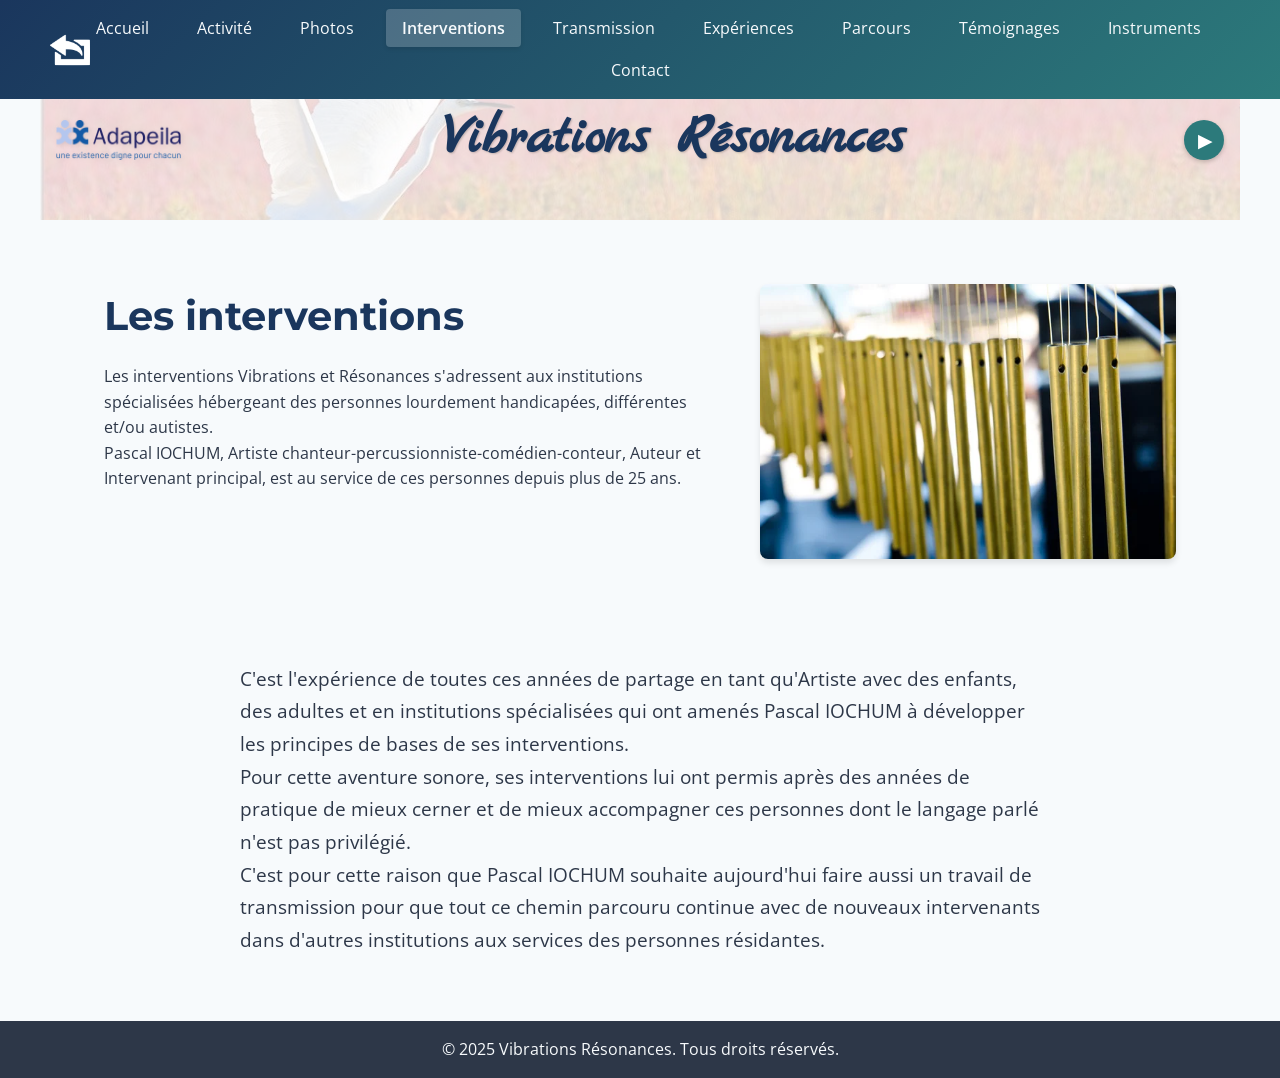
<file: pages/interventions.html>
<!DOCTYPE html>
<html lang="fr">
<head>
    <meta charset="UTF-8">
    <meta name="viewport" content="width=device-width, initial-scale=1.0">
    <title>Vibrations Résonances - Interventions</title>
    <link rel="stylesheet" href="../css/style.css">
    <link href="https://fonts.googleapis.com/css2?family=Montserrat:wght@400;600;700&family=Open+Sans:wght@400;600&family=Marck+Script&display=swap" rel="stylesheet">
    <audio id="pageAudio" src="../audio/chimes.mp3" preload="auto"></audio>
</head>
<body>
    <header>
        <nav>
            <button class="burger-menu" aria-label="Menu">
                <span class="burger-line"></span>
                <span class="burger-line"></span>
                <span class="burger-line"></span>
            </button>
            <ul class="nav-menu">
                <a href="../index.html">
                    <img src="../images/blanc.png" alt="Retour à l'accueil" class="back-button">
                </a>
                <li><a href="../vibrations-resonances.html">Accueil</a></li>
                <li><a href="activite.html">Activité</a></li>
                <li><a href="photos.html">Photos</a></li>
                <li><a href="interventions.html" class="active">Interventions</a></li>
                <li><a href="formation.html">Transmission</a></li>
                <li><a href="experiences.html">Expériences</a></li>
                <li><a href="parcours.html">Parcours</a></li>
                <li><a href="temoignages.html">Témoignages</a></li>
                <li><a href="instruments.html">Instruments</a></li>
                <li><a href="contact.html">Contact</a></li>
            </ul>
        </nav>
        <div class="logo-container">
            <div class="logo-left">
                <img src="../images/logos/adapeila.png" alt="Logo Adapeila">

            </div>
            <h1 class="main-title">Vibrations Résonances</h1>
            <button class="audio-control" id="playButton" aria-label="Jouer la musique"></button>
        </div>
    </header>
    <main>
        <section class="intervention-content">
            <div class="intervention-header">
                <div class="intervention-text">
                    <h1>Les interventions</h1>
                    <p>Les interventions Vibrations et Résonances s'adressent aux institutions spécialisées hébergeant des personnes lourdement handicapées, différentes et/ou autistes.</p>
                    <p>Pascal IOCHUM, Artiste chanteur-percussionniste-comédien-conteur, Auteur et Intervenant principal, est au service de ces personnes depuis plus de 25 ans.</p>
                </div>
                <div class="intervention-image">
                    <img src="../images/chimes.jpeg" alt="Carillons musicaux">
                </div>
            </div>
        </section>

        <section class="intervention-content additional-text">
            <div class="text-wrapper">
                <p>C'est l'expérience de toutes ces années de partage en tant qu'Artiste avec des enfants, des adultes et en institutions spécialisées qui ont amenés Pascal IOCHUM à développer les principes de bases de ses interventions.</p>

                <p>Pour cette aventure sonore, ses interventions lui ont permis après des années de pratique de mieux cerner et de mieux accompagner ces personnes dont le langage parlé n'est pas privilégié.</p>

                <p>C'est pour cette raison que Pascal IOCHUM souhaite aujourd'hui faire aussi un travail de transmission pour que tout ce chemin parcouru continue avec de nouveaux intervenants dans d'autres institutions aux services des personnes résidantes.</p>
            </div>
        </section>
    </main>
    <footer>
        <p>&copy; 2025 Vibrations Résonances. Tous droits réservés.</p>
    </footer>
    <script src="../js/main.js"></script>
</body>
</html>
</file>
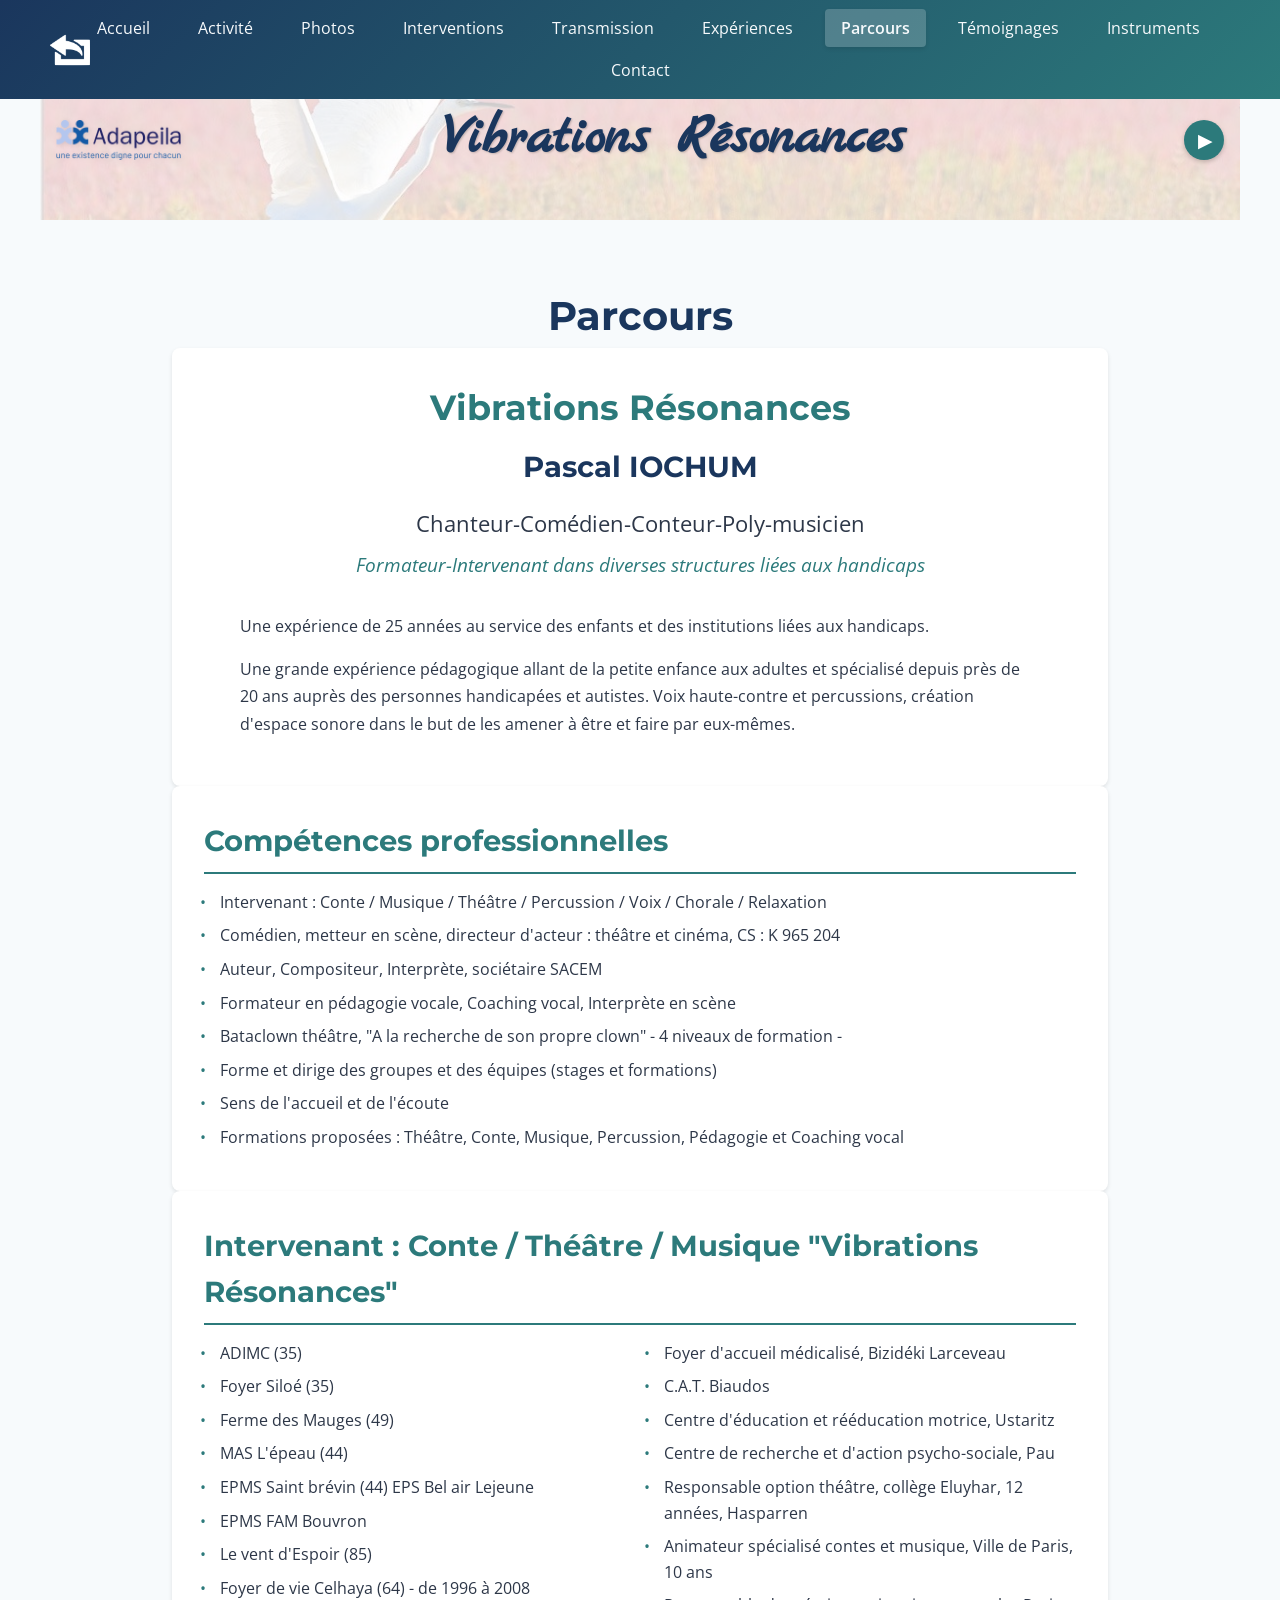
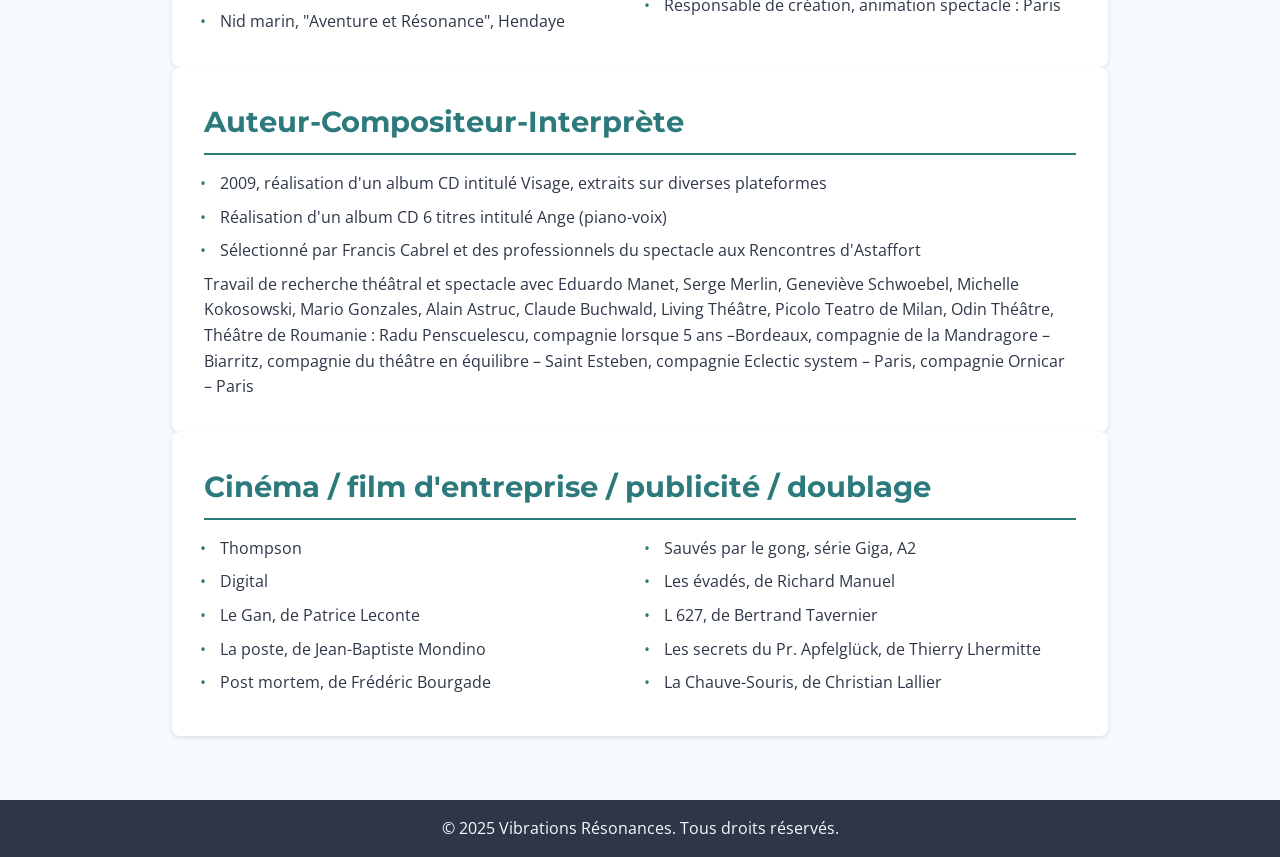
<file: pages/parcours.html>
<!DOCTYPE html>
<html lang="fr">
<head>
    <meta charset="UTF-8">
    <meta name="viewport" content="width=device-width, initial-scale=1.0">
    <title>Vibrations Résonances - Parcours</title>
    <link rel="stylesheet" href="../css/style.css">
    <link href="https://fonts.googleapis.com/css2?family=Montserrat:wght@400;600;700&family=Open+Sans:wght@400;600&family=Marck+Script&display=swap" rel="stylesheet">
    <audio id="pageAudio" src="../audio/voix.mp3" preload="auto"></audio>
</head>
<body>
    <header>
        <nav>
            <button class="burger-menu" aria-label="Menu">
                <span class="burger-line"></span>
                <span class="burger-line"></span>
                <span class="burger-line"></span>
            </button>
            <ul class="nav-menu">
                <a href="../index.html">
                    <img src="../images/blanc.png" alt="Retour à l'accueil" class="back-button">
                </a>
                <li><a href="../vibrations-resonances.html">Accueil</a></li>
                <li><a href="activite.html">Activité</a></li>
                <li><a href="photos.html">Photos</a></li>
                <li><a href="interventions.html">Interventions</a></li>
                <li><a href="formation.html">Transmission</a></li>
                <li><a href="experiences.html">Expériences</a></li>
                <li><a href="parcours.html" class="active">Parcours</a></li>
                <li><a href="temoignages.html">Témoignages</a></li>
                <li><a href="instruments.html">Instruments</a></li>
                <li><a href="contact.html">Contact</a></li>
            </ul>
        </nav>
        <div class="logo-container">
            <div class="logo-left">
                <img src="../images/logos/adapeila.png" alt="Logo Adapeila">

            </div>
            <h1 class="main-title">Vibrations Résonances</h1>
            <button class="audio-control" id="playButton" aria-label="Jouer la musique"></button>
        </div>
    </header>
    <main>
        <section class="parcours-content">
            <h1>Parcours</h1>
            
            <div class="parcours-intro">
                <h2>Vibrations Résonances</h2>
                <h3>Pascal IOCHUM</h3>
                <p class="roles">Chanteur-Comédien-Conteur-Poly-musicien</p>
                <p class="subtitle">Formateur-Intervenant dans diverses structures liées aux handicaps</p>
                
                <div class="experience-summary">
                    <p>Une expérience de 25 années au service des enfants et des institutions liées aux handicaps.</p>
                    <p>Une grande expérience pédagogique allant de la petite enfance aux adultes et spécialisé depuis près de 20 ans auprès des personnes handicapées et autistes. Voix haute-contre et percussions, création d'espace sonore dans le but de les amener à être et faire par eux-mêmes.</p>
                </div>
            </div>

            <div class="parcours-section">
                <h2>Compétences professionnelles</h2>
                <ul>
                    <li>Intervenant : Conte / Musique / Théâtre / Percussion / Voix / Chorale / Relaxation</li>
                    <li>Comédien, metteur en scène, directeur d'acteur : théâtre et cinéma, CS : K 965 204</li>
                    <li>Auteur, Compositeur, Interprète, sociétaire SACEM</li>
                    <li>Formateur en pédagogie vocale, Coaching vocal, Interprète en scène</li>
                    <li>Bataclown théâtre, "A la recherche de son propre clown" - 4 niveaux de formation -</li>
                    <li>Forme et dirige des groupes et des équipes (stages et formations)</li>
                    <li>Sens de l'accueil et de l'écoute</li>
                    <li>Formations proposées : Théâtre, Conte, Musique, Percussion, Pédagogie et Coaching vocal</li>
                </ul>
            </div>

            <div class="parcours-section">
                <h2>Intervenant : Conte / Théâtre / Musique "Vibrations Résonances"</h2>
                <ul class="institutions-list">
                    <li>ADIMC (35)</li>
                    <li>Foyer Siloé (35)</li>
                    <li>Ferme des Mauges (49)</li>
                    <li>MAS L'épeau (44)</li>
                    <li>EPMS Saint brévin (44) EPS Bel air Lejeune</li>
                    <li>EPMS FAM Bouvron</li>
                    <li>Le vent d'Espoir (85)</li>
                    <li>Foyer de vie Celhaya (64) - de 1996 à 2008</li>
                    <li>Nid marin, "Aventure et Résonance", Hendaye</li>
                    <li>Foyer d'accueil médicalisé, Bizidéki Larceveau</li>
                    <li>C.A.T. Biaudos</li>
                    <li>Centre d'éducation et rééducation motrice, Ustaritz</li>
                    <li>Centre de recherche et d'action psycho-sociale, Pau</li>
                    <li>Responsable option théâtre, collège Eluyhar, 12 années, Hasparren</li>
                    <li>Animateur spécialisé contes et musique, Ville de Paris, 10 ans</li>
                    <li>Responsable de création, animation spectacle : Paris</li>
                </ul>
            </div>

            <div class="parcours-section">
                <h2>Auteur-Compositeur-Interprète</h2>
                <ul>
                    <li>2009, réalisation d'un album CD intitulé Visage, extraits sur diverses plateformes</li>
                    <li>Réalisation d'un album CD 6 titres intitulé Ange (piano-voix)</li>
                    <li>Sélectionné par Francis Cabrel et des professionnels du spectacle aux Rencontres d'Astaffort</li>
                </ul>
                
                <p>Travail de recherche théâtral et spectacle avec Eduardo Manet, Serge Merlin, Geneviève Schwoebel, Michelle Kokosowski, Mario Gonzales, Alain Astruc, Claude Buchwald, Living Théâtre, Picolo Teatro de Milan, Odin Théâtre, Théâtre de Roumanie : Radu Penscuelescu, compagnie lorsque 5 ans –Bordeaux, compagnie de la Mandragore – Biarritz, compagnie du théâtre en équilibre – Saint Esteben, compagnie Eclectic system – Paris, compagnie Ornicar – Paris</p>
            </div>

            <div class="parcours-section">
                <h2>Cinéma / film d'entreprise / publicité / doublage</h2>
                <ul class="productions-list">
                    <li>Thompson</li>
                    <li>Digital</li>
                    <li>Le Gan, de Patrice Leconte</li>
                    <li>La poste, de Jean-Baptiste Mondino</li>
                    <li>Post mortem, de Frédéric Bourgade</li>
                    <li>Sauvés par le gong, série Giga, A2</li>
                    <li>Les évadés, de Richard Manuel</li>
                    <li>L 627, de Bertrand Tavernier</li>
                    <li>Les secrets du Pr. Apfelglück, de Thierry Lhermitte</li>
                    <li>La Chauve-Souris, de Christian Lallier</li>
                </ul>
            </div>
        </section>
    </main>
    <footer>
        <p>&copy; 2025 Vibrations Résonances. Tous droits réservés.</p>
    </footer>
    <script src="../js/main.js"></script>
</body>
</html>
</file>
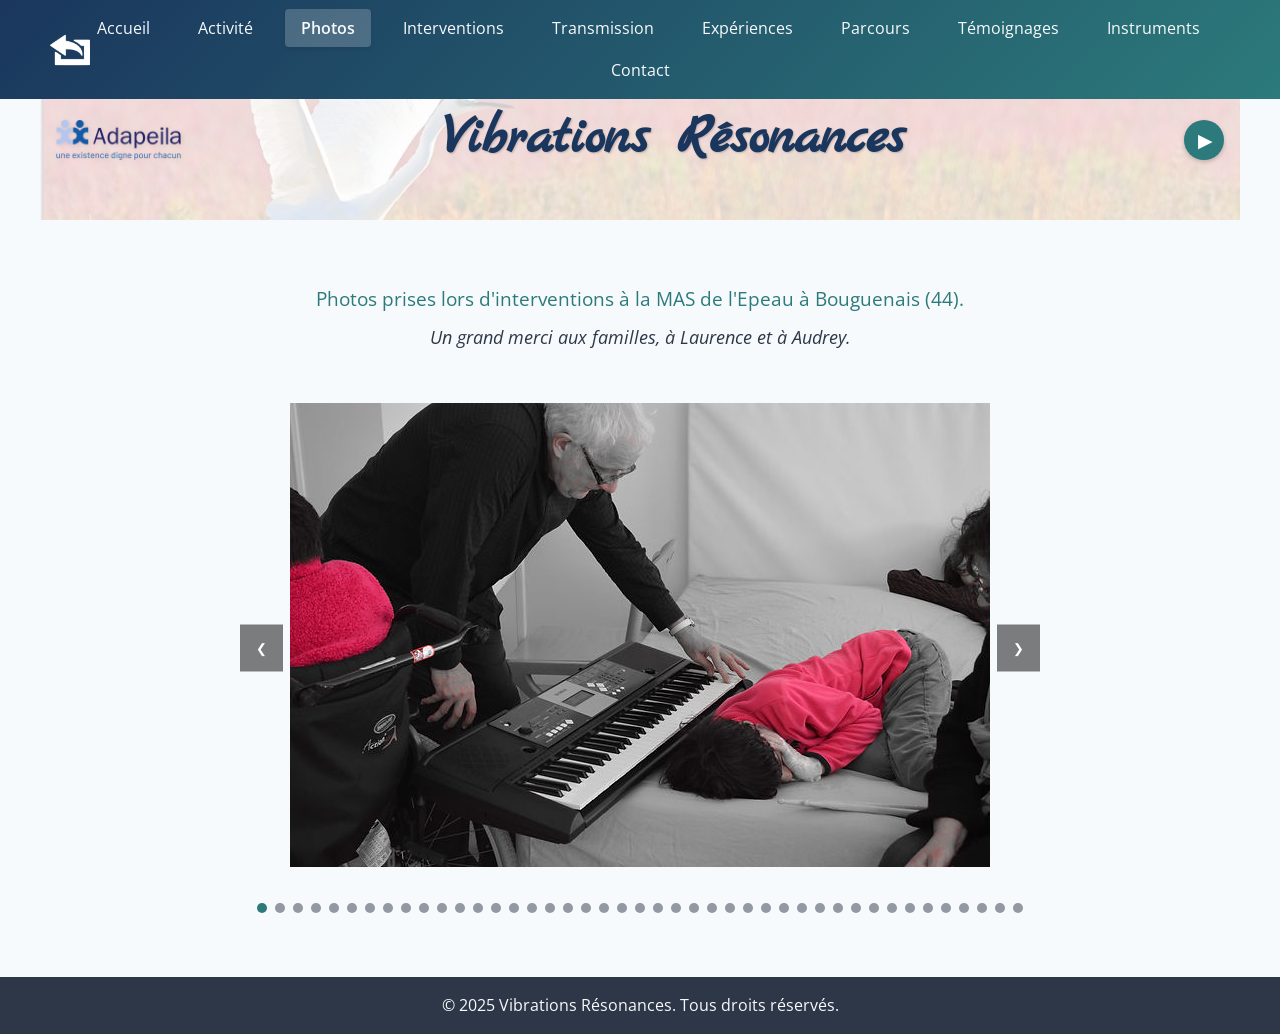
<file: pages/photos.html>
<!DOCTYPE html>
<html lang="fr">
<head>
    <meta charset="UTF-8">
    <meta name="viewport" content="width=device-width, initial-scale=1.0">
    <title>Vibrations Résonances - Photos</title>
    <link rel="stylesheet" href="../css/style.css">
    <link href="https://fonts.googleapis.com/css2?family=Montserrat:wght@400;600;700&family=Open+Sans:wght@400;600&family=Marck+Script&display=swap" rel="stylesheet">
    <audio id="pageAudio" src="../audio/voix.mp3" preload="auto"></audio>
</head>
<body>
    <header>
        <nav>
            <button class="burger-menu" aria-label="Menu">
                <span class="burger-line"></span>
                <span class="burger-line"></span>
                <span class="burger-line"></span>
            </button>
            <ul class="nav-menu">
                <a href="../index.html">
                    <img src="../images/blanc.png" alt="Retour à l'accueil" class="back-button">
                </a>
                <li><a href="../vibrations-resonances.html">Accueil</a></li>
                <li><a href="activite.html">Activité</a></li>
                <li><a href="photos.html" class="active">Photos</a></li>
                <li><a href="interventions.html">Interventions</a></li>
                <li><a href="formation.html">Transmission</a></li>
                <li><a href="experiences.html">Expériences</a></li>
                <li><a href="parcours.html">Parcours</a></li>
                <li><a href="temoignages.html">Témoignages</a></li>
                <li><a href="instruments.html">Instruments</a></li>
                <li><a href="contact.html">Contact</a></li>
            </ul>
        </nav>
        <div class="logo-container">
            <div class="logo-left">
                <img src="../images/logos/adapeila.png" alt="Logo Adapeila">
            </div>
            <h1 class="main-title">Vibrations Résonances</h1>
            <button class="audio-control" id="playButton" aria-label="Jouer la musique"></button>
        </div>
    </header>
    <main>
        <section class="photos-content">
                        <div class="photos-description">
                <p>Photos prises lors d'interventions à la MAS de l'Epeau à Bouguenais (44).</p>
                <p class="thanks">Un grand merci aux familles, à Laurence et à Audrey.</p>
            </div>
            <div class="carousel">
                <button class="carousel-button prev" aria-label="Image précédente">❮</button>
                <button class="carousel-button next" aria-label="Image suivante">❯</button>
                <div class="carousel-container" id="carousel">
                    <!-- Les images seront injectées ici -->
                </div>
                <div class="carousel-dots" id="carousel-dots">
                    <!-- Les points seront injectés ici -->
                </div>
            </div>
        </section>
    </main>
    <footer>
        <p>&copy; 2025 Vibrations Résonances. Tous droits réservés.</p>
    </footer>
    <script src="../js/main.js"></script>
    <script src="../js/photos.js"></script>
</body>
</html>
</file>
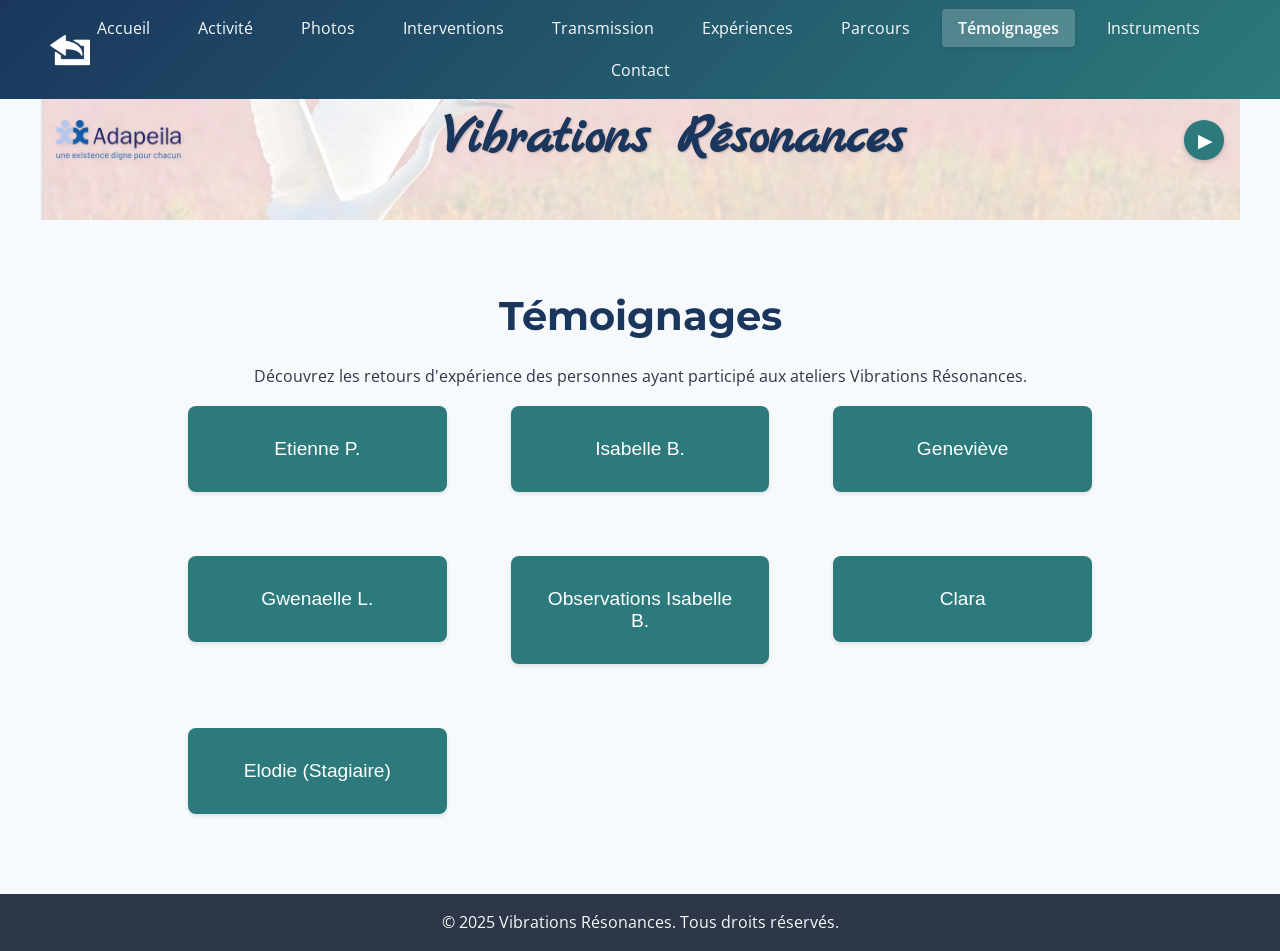
<file: pages/temoignages.html>
<!DOCTYPE html>
<html lang="fr">
<head>
    <meta charset="UTF-8">
    <meta name="viewport" content="width=device-width, initial-scale=1.0">
    <title>Vibrations Résonances - Témoignages</title>
    <link rel="stylesheet" href="../css/style.css">
    <link href="https://fonts.googleapis.com/css2?family=Montserrat:wght@400;600;700&family=Open+Sans:wght@400;600&family=Marck+Script&family=Birthstone&display=swap" rel="stylesheet">
    <audio id="pageAudio" src="../audio/voix.mp3" preload="auto"></audio>
</head>
<body>
    <header>
        <nav>
            <button class="burger-menu" aria-label="Menu">
                <span class="burger-line"></span>
                <span class="burger-line"></span>
                <span class="burger-line"></span>
            </button>
            <ul class="nav-menu">
                <a href="../index.html">
                    <img src="../images/blanc.png" alt="Retour à l'accueil" class="back-button">
                </a>
                <li><a href="../vibrations-resonances.html">Accueil</a></li>
                <li><a href="activite.html">Activité</a></li>
                <li><a href="photos.html">Photos</a></li>
                <li><a href="interventions.html">Interventions</a></li>
                <li><a href="formation.html">Transmission</a></li>
                <li><a href="experiences.html">Expériences</a></li>
                <li><a href="parcours.html">Parcours</a></li>
                <li><a href="temoignages.html" class="active">Témoignages</a></li>
                <li><a href="instruments.html">Instruments</a></li>
                <li><a href="contact.html">Contact</a></li>
            </ul>
        </nav>
        <div class="logo-container">
            <div class="logo-left">
                <img src="../images/logos/adapeila.png" alt="Logo Adapeila">

            </div>
            <h1 class="main-title">Vibrations Résonances</h1>
            <button class="audio-control" id="playButton" aria-label="Jouer la musique"></button>
        </div>
    </header>
    <main>
        <section class="temoignages-content">
            <div class="temoignages-intro">
                <h1>Témoignages</h1>
                <p>Découvrez les retours d'expérience des personnes ayant participé aux ateliers Vibrations Résonances.</p>
            </div>

            <div class="temoignages-grid">
                <div class="temoignage-card">
                    <button class="temoignage-btn">Etienne P.</button>
                </div>

                <div class="temoignage-card">
                    <button class="temoignage-btn">Isabelle B.</button>
                </div>

                <div class="temoignage-card">
                    <button class="temoignage-btn">Geneviève</button>
                </div>

                <div class="temoignage-card">
                    <button class="temoignage-btn">Gwenaelle L.</button>
                </div>

                <div class="temoignage-card">
                    <button class="temoignage-btn">Observations Isabelle B.</button>
                </div>

                <div class="temoignage-card">
                    <button class="temoignage-btn">Clara</button>
                </div>

                <div class="temoignage-card">
                    <button class="temoignage-btn">Elodie (Stagiaire)</button>
                </div>
            </div>
        </section>
    </main>
    <footer>
        <p>&copy; 2025 Vibrations Résonances. Tous droits réservés.</p>
    </footer>

    <div class="temoignage-modal" id="temoignageModal">
        <div class="modal-content">
            <button class="modal-close">&times;</button>
            <h2 class="modal-title"></h2>
            <div class="modal-text"></div>
        </div>
    </div>

    <script src="../js/main.js"></script>
    <script src="../js/temoignages.js"></script>
</body>
</html>
</file>
<file: css/style.css>
:root {
    /* Palette de couleurs */
    --primary-blue: #1a365d;
    --primary-turquoise: #2c7a7b;
    --secondary-purple: #553c9a;
    --secondary-magenta: #b83280;
    --neutral-dark: #2d3748;
    --neutral-light: #f7fafc;
    
    /* Espacements */
    --spacing-sm: 0.5rem;
    --spacing-md: 1rem;
    --spacing-lg: 2rem;
}

/* Importation des polices */
@import url('https://fonts.googleapis.com/css2?family=Montserrat:wght@400;600;700&family=Open+Sans:wght@400;600&display=swap');

/* Reset et base */
* {
    margin: 0;
    padding: 0;
    box-sizing: border-box;
}

body {
    font-family: 'Open Sans', sans-serif;
    line-height: 1.6;
    color: var(--neutral-dark);
    background-color: var(--neutral-light);
}

/* Typographie */
h1, h2, h3, h4, h5, h6 {
    font-family: 'Montserrat', sans-serif;
    font-weight: 700;
    color: var(--primary-blue);
}

/* Titre principal */
.main-title {
    position: relative;
    z-index: 2;
    font-family: "Marck Script", cursive;
    font-size: 3.5rem;
    color: var(--primary-blue);
    margin: 0;
    line-height: 1.2;
    text-shadow: 1px 1px 2px rgba(0, 0, 0, 0.2);
}

/* Header et logos */
header {
    margin-top: 60px; /* Hauteur de la nav */
    background: var(--neutral-light);
}

.logo-container {
    display: flex;
    align-items: center;
    max-width: 1200px;
    width: 100%;
    height: 160px;
    margin: 0 auto;
    padding: var(--spacing-md);
    justify-content: space-between;
    background: url('../images/grue.jpeg') center/cover no-repeat;
    position: relative;
}

.logo-container::before {
    content: '';
    position: absolute;
    top: 0;
    left: 0;
    right: 0;
    bottom: 0;
    background: rgba(255, 255, 255, 0.8);
    z-index: 1;
}

.logo-left {
    position: relative;
    z-index: 2;
    display: flex;
    gap: var(--spacing-md);
}

.logo-container img {
    height: 40px;
    width: auto;
    filter: drop-shadow(1px 1px 2px rgba(0, 0, 0, 0.1));
}

/* Navigation */
nav {
    background: linear-gradient(135deg, var(--primary-blue), var(--primary-turquoise));
    padding: var(--spacing-md);
    position: fixed;
    top: 0;
    left: 0;
    right: 0;
    z-index: 1000;
}

nav .nav-content {
    display: flex;
    align-items: center;
    max-width: 1200px;
    margin: 0 auto;
    gap: var(--spacing-lg);
}

nav ul {
    list-style: none;
    display: flex;
    flex-wrap: wrap;
    justify-content: center;
    gap: var(--spacing-md);
    margin-left: auto;
}

nav ul li a {
    color: var(--neutral-light);
    text-decoration: none;
    padding: var(--spacing-sm) var(--spacing-md);
    border-radius: 4px;
    transition: all 0.3s ease;
}

nav ul li a.active {
    background-color: rgba(255, 255, 255, 0.2);
    font-weight: 600;
    transform: translateY(-2px);
    box-shadow: 0 2px 4px rgba(0, 0, 0, 0.1);
}

nav ul li a:hover {
    background-color: rgba(255, 255, 255, 0.1);
    transform: translateY(-2px);
}

/* Layout principal */
main {
    max-width: 1200px;
    margin: 0 auto;
    padding: var(--spacing-lg);
}

/* Animation de base pour les éléments interactifs */
.animate-element {
    transition: all 0.3s ease;
}

/* Footer */
footer {
    text-align: center;
    padding: var(--spacing-md);
    background: var(--neutral-dark);
    color: var(--neutral-light);
}

/* Section Introduction */
.intro-section {
    display: flex;
    gap: var(--spacing-lg);
    margin: var(--spacing-lg) 0;
}

.intro-text {
    flex: 1;
    padding: var(--spacing-md);
}

.intro-text h2 {
    font-family: "Marck Script", cursive;
    font-size: 2.5rem;
    color: var(--primary-blue);
    margin-bottom: var(--spacing-md);
}

.intro-text p {
    margin-bottom: var(--spacing-md);
    line-height: 1.8;
    font-size: 1.1rem;
}

.intro-text .quote {
    font-style: italic;
    color: var(--primary-turquoise);
    font-size: 1.2rem;
    margin: var(--spacing-lg) 0;
}

.slideshow {
    flex: 1;
    position: relative;
    height: 400px;
    overflow: hidden;
    border-radius: 8px;
    box-shadow: 0 4px 6px rgba(0, 0, 0, 0.1);
}

.slideshow img {
    position: absolute;
    width: 100%;
    height: 100%;
    object-fit: cover;
    opacity: 0;
    transition: opacity 0.5s ease-in-out;
}

.slideshow img.active {
    opacity: 1;
}

/* Section présentation */
.presentation-section {
    margin-top: var(--spacing-lg);
    scroll-margin-top: var(--spacing-lg);
}

.text-block {
    max-width: 1200px;
    margin: 0 auto;
    line-height: 1.5;
    padding: 0 var(--spacing-md);
}

.text-block p {
    margin-bottom: var(--spacing-md);
    font-size: 1.1rem;
}

/* Section artiste */
.artist-section {
    margin-top: var(--spacing-lg);
    text-align: center;
    padding: var(--spacing-lg) 0;
}

.artist-section h2 {
    font-family: 'Montserrat', sans-serif;
    font-size: 1.4rem;
    font-weight: 600;
    color: var(--neutral-dark);
    margin-bottom: var(--spacing-md);
}

.artist-section .site-link {
    display: inline-block;
    margin-top: var(--spacing-sm);
    font-size: 1.2rem;
}

.artist-section .site-link a {
    color: var(--primary-turquoise);
    text-decoration: none;
    font-weight: 600;
    padding: var(--spacing-sm) var(--spacing-md);
    border-radius: 4px;
    transition: all 0.3s ease;
}

.artist-section .site-link a:hover {
    background-color: rgba(44, 122, 123, 0.1);
    color: var(--primary-blue);
}

/* Section albums */
.albums-section {
    margin-top: var(--spacing-lg);
}

.album-grid {
    display: flex;
    justify-content: center;
    gap: var(--spacing-lg);
    flex-wrap: wrap;
}

.album-item {
    text-align: center;
    transition: transform 0.3s ease;
}

.album-item:hover {
    transform: translateY(-5px);
}

.album-item img {
    width: 250px;
    height: 250px;
    object-fit: cover;
    border-radius: 8px;
    box-shadow: 0 4px 6px rgba(0, 0, 0, 0.1);
}

.album-item h3 {
    margin-top: var(--spacing-sm);
    color: var(--primary-blue);
    font-size: 1.2rem;
}

.album-item a {
    text-decoration: none;
}

/* Scroll behavior */
html {
    scroll-behavior: smooth;
    scroll-padding-top: var(--spacing-lg);
}

/* Media queries pour responsive */
@media (max-width: 768px) {
    nav ul {
        flex-direction: column;
        align-items: center;
    }
    
    nav ul li {
        width: 100%;
        text-align: center;
    }
    
    nav .nav-content {
        flex-direction: column;
        align-items: center;
    }
    
    .logo-container {
        margin-bottom: var(--spacing-md);
    }

    .intro-section {
        flex-direction: column;
    }
    
    .slideshow {
        height: 300px;
    }
    
    .album-grid {
        gap: var(--spacing-md);
    }
    
    .album-item img {
        width: 200px;
        height: 200px;
    }

    nav {
        padding: var(--spacing-sm);
    }
    
    header {
        margin-top: 280px; /* Ajuster selon la hauteur du menu en mobile */
    }
}

@media (max-width: 768px) {
    .burger-menu {
        display: flex;
    }

    nav ul.nav-menu {
        display: flex;
        position: fixed;
        top: 0;
        left: -100%;
        width: 80%;
        height: 100vh;
        background: var(--primary-blue);
        padding: 80px 20px 20px;
        flex-direction: column;
        align-items: center;
        gap: 20px;
        z-index: 1000;
        transition: left 0.3s ease;
    }

    nav ul.nav-menu.active {
        left: 0;
    }

    nav ul.nav-menu li {
        opacity: 0;
        transform: translateX(-20px);
        transition: all 0.3s ease;
        transition-delay: calc(0.1s * var(--i));
    }

    nav ul.nav-menu.active li {
        opacity: 1;
        transform: translateX(0);
    }

    .burger-menu.active .burger-line:nth-child(1) {
        transform: translateY(10px) rotate(45deg);
    }

    .burger-menu.active .burger-line:nth-child(2) {
        opacity: 0;
    }

    .burger-menu.active .burger-line:nth-child(3) {
        transform: translateY(-10px) rotate(-45deg);
    }
}

/* Style pour le bouton play */
.audio-control {
    position: relative;
    z-index: 2;
    background: var(--primary-turquoise);
    border: none;
    color: white;
    width: 40px;
    height: 40px;
    border-radius: 50%;
    cursor: pointer;
    margin-left: 1rem;
    display: flex;
    align-items: center;
    justify-content: center;
    transition: all 0.3s ease;
    box-shadow: 0 2px 4px rgba(0, 0, 0, 0.2);
}

.audio-control::before {
    content: "▶";
    font-size: 1.2rem;
    margin-left: 3px;
}

.audio-control:hover {
    transform: scale(1.1);
    background: var(--primary-blue);
}

.audio-control:disabled {
    opacity: 0.5;
    cursor: default;
    transform: none;
}

/* Burger Menu */
.burger-menu {
    display: none;
    flex-direction: column;
    justify-content: space-around;
    width: 35px;
    height: 30px;
    background: var(--primary-blue);
    border: 1px solid var(--neutral-light);
    border-radius: 4px;
    cursor: pointer;
    padding: 6px;
    position: fixed;
    top: 10px;
    right: 20px;
    z-index: 1001;
}

.burger-line {
    display: block;
    width: 100%;
    height: 2px;
    background-color: var(--neutral-light);
    border-radius: 2px;
    transition: all 0.3s ease;
}

/* Page Activité */
.activity-content {
    max-width: 800px;
    margin: 0 auto;
    padding: var(--spacing-lg);
}

.activity-content h1 {
    font-size: 2.5rem;
    margin-bottom: var(--spacing-lg);
    color: var(--primary-blue);
    text-align: center;
}

.activity-content h2 {
    font-size: 1.8rem;
    color: var(--primary-turquoise);
    margin: var(--spacing-lg) 0 var(--spacing-md);
}

.activity-text p {
    margin-bottom: var(--spacing-md);
    line-height: 1.7;
    font-size: 1.1rem;
}

.highlight-box {
    background: rgba(44, 122, 123, 0.1);
    border-left: 4px solid var(--primary-turquoise);
    padding: var(--spacing-md);
    margin: var(--spacing-lg) 0;
    border-radius: 0 4px 4px 0;
}

.highlight-box p {
    margin: 0;
    font-style: italic;
    color: var (--primary-blue);
}

.example-box {
    background: rgba(44, 122, 123, 0.05);
    border-radius: 8px;
    padding: var(--spacing-lg);
    margin: var(--spacing-lg) 0;
    box-shadow: 0 2px 4px rgba(0, 0, 0, 0.05);
}

.example-box h3 {
    color: var(--primary-turquoise);
    font-size: 1.3rem;
    margin-bottom: var(--spacing-md);
}

.example-box p {
    font-size: 1rem;
    line-height: 1.6;
    color: var (--neutral-dark);
}

.quote-box {
    background: rgba(26, 54, 93, 0.05);
    border-left: 4px solid var(--primary-blue);
    padding: var(--spacing-md) var(--spacing-lg);
    margin: var(--spacing-lg) 0;
    border-radius: 0 8px 8px 0;
}

.quote-box p {
    font-style: italic;
    color: var (--primary-blue);
    font-size: 1.1rem;
    margin: 0;
}

/* Lien vers les instruments */
.instruments-link {
    text-align: center;
    margin-top: var (--spacing-lg);
    padding-top: var(--spacing-lg);
    border-top: 1px solid rgba(0, 0, 0, 0.1);
}

.btn-link {
    display: inline-block;
    color: var(--primary-turquoise);
    text-decoration: none;
    font-weight: 600;
    padding: var(--spacing-md) var(--spacing-lg);
    border: 2px solid var(--primary-turquoise);
    border-radius: 4px;
    transition: all 0.3s ease;
}

.btn-link:hover {
    background: var(--primary-turquoise);
    color: white;
    transform: translateY(-2px);
}

@media (max-width: 768px) {
    .activity-content {
        padding: var(--spacing-md);
    }
    
    .activity-content h1 {
        font-size: 2rem;
    }
}

.activity-header-image {
    margin: var(--spacing-lg) 0 -50px;  /* Margin négative en bas pour superposition */
    text-align: center;
    position: relative;
    padding-bottom: 80px;  /* Espace pour le dégradé */
}

.activity-header-image::after {
    content: '';
    position: absolute;
    left: 0;
    right: 0;
    bottom: 0;
    height: 100px;
    background: linear-gradient(to bottom, transparent, var(--neutral-light));
    pointer-events: none;
    z-index: 1;
}

.activity-header-image img {
    max-width: 100%;
    height: auto;
    border-radius: 8px;
    box-shadow: 0 4px 6px rgba(0, 0, 0, 0.1);
    position: relative;
}

.activity-text {
    position: relative;
    z-index: 2;  /* Place le texte au-dessus de l'image */
}

/* Page Photos */
.photos-content {
    max-width: 1200px;
    margin: 0 auto;
    padding: var(--spacing-lg);
}

.carousel {
    position: relative;
    max-width: 800px;
    margin: 0 auto;
    overflow: hidden;
}

.carousel-container {
    display: flex;
    transition: transform 0.5s ease;
}

.carousel-slide {
    min-width: 100%;
    height: auto; /* Modification ici */
    display: flex;
    justify-content: center;
    align-items: center;
    padding: 20px 0;
}

.carousel-slide img {
    max-width: 100%;
    max-height: 80vh; /* Ajout d'une hauteur maximale */
    width: auto; /* Modification ici */
    height: auto; /* Modification ici */
    object-fit: contain; /* Modification ici */
}

.carousel-button {
    position: absolute;
    top: 50%;
    transform: translateY(-50%);
    background: rgba(0, 0, 0, 0.5);
    color: white;
    padding: 1rem;
    border: none;
    cursor: pointer;
    z-index: 10;
}

.carousel-button:hover {
    background: rgba(0, 0, 0, 0.7);
}

.carousel-button.prev {
    left: 0;
}

.carousel-button.next {
    right: 0;
}

.carousel-dots {
    display: flex;
    justify-content: center;
    gap: 0.5rem;
    margin-top: 1rem;
}

.dot {
    width: 10px;
    height: 10px;
    border-radius: 50%;
    background: var(--neutral-dark);
    opacity: 0.5;
    cursor: pointer;
}

.dot.active {
    opacity: 1;
    background: var(--primary-turquoise);
}

/* Modal pour les photos */
.photo-modal {
    display: none;
    position: fixed;
    top: 0;
    left: 0;
    right: 0;
    bottom: 0;
    background: rgba(0, 0, 0, 0.9);
    z-index: 2000;
    padding: var(--spacing-lg);
}

.photo-modal.active {
    display: flex;
    justify-content: center;
    align-items: center;
}

.modal-content {
    max-width: 90%;
    max-height: 90vh;
}

.modal-content img {
    max-width: 100%;
    max-height: 90vh;
    object-fit: contain;
}

.close-modal {
    position: absolute;
    top: 20px;
    right: 20px;
    color: white;
    font-size: 2rem;
    cursor: pointer;
    background: none;
    border: none;
    padding: var(--spacing-sm);
}

@media (max-width: 768px) {
    .photos-grid {
        grid-template-columns: repeat(auto-fill, minmax(250px, 1fr));
        gap: var(--spacing-md);
    }
}

.photos-description {
    text-align: center;
    margin-bottom: var(--spacing-lg);
    color: var(--primary-turquoise);
}

.photos-description p {
    font-size: 1.2rem;
    margin-bottom: var(--spacing-sm);
}

.photos-description .thanks {
    font-style: italic;
    color: var(--neutral-dark);
    font-size: 1.1rem;
}

/* Page Interventions */
.intervention-content {
    max-width: 1200px;  /* Augmenté de 800px à 1200px */
    margin: 0 auto;
    padding: var(--spacing-lg);
}

.intervention-content h1 {
    font-size: 2.5rem;
    color: var (--primary-blue);
    text-align: center;
    margin-bottom: var(--spacing-lg);
}

.intervention-content .intro-text {
    line-height: 1.7;
}

.intervention-content .intro-text p {
    font-size: 1.2rem;
    margin-bottom: var(--spacing-lg);
    color: var (--neutral-dark);
}

.intervention-header {
    display: flex;
    gap: var(--spacing-lg);
    align-items: flex-start;  /* Changé de center à flex-start */
    margin-bottom: var(--spacing-lg);
}

.intervention-text {
    flex: 1.5;  /* Augmenté de 1 à 1.5 pour donner plus d'espace au texte */
}

.intervention-text h1 {
    font-size: 2.5rem;
    color: var(--primary-blue);
    margin-bottom: var(--spacing-md);
    text-align: left;  /* Aligné à gauche au lieu du centre */
    white-space: nowrap;  /* Empêche le retour à la ligne du titre */
}

.intervention-image {
    flex: 1;
    min-width: 400px;  /* Augmenté de 300px à 400px */
}

.intervention-image img {
    width: 100%;
    height: auto;
    border-radius: 8px;
    box-shadow: 0 4px 6px rgba(0, 0, 0, 0.1);
}

.intervention-content .additional-text {
    margin-top: var(--spacing-lg);
    padding-top: var(--spacing-lg);
    border-top: 1px solid rgba(0, 0, 0, 0.1);
}

.text-wrapper {
    max-width: 800px;
    margin: 0 auto;
}

.text-wrapper p {
    font-size: 1.2rem;
    line-height: 1.7;
    margin-bottom: var (--spacing-lg);
    color: var(--neutral-dark);
}

@media (max-width: 768px) {
    .intervention-header {
        flex-direction: column;
    }
    
    .intervention-image {
        order: -1;
        min-width: 100%;
    }
}

/* Page Formation */
.formation-content {
    max-width: 800px;
    margin: 0 auto;
    padding: var(--spacing-lg);
}

.formation-content h1 {
    font-size: 2.5rem;
    color: var(--primary-blue);
    text-align: center;
    margin-bottom: var(--spacing-lg);
}

.formation-text {
    line-height: 1.7;
}

.formation-text p {
    font-size: 1.2rem;
    margin-bottom: var(--spacing-lg);
    color: var(--neutral-dark);
}

/* Page Formation - Styles spécifiques */
.formation-text {
    max-width: 800px;
    margin: 0 auto;
}

.formation-text h2 {
    color: var(--primary-turquoise);
    font-size: 1.8rem;
    margin-bottom: var (--spacing-lg);
}

.formation-text h3 {
    color: var(--primary-blue);
    font-size: 1.4rem;
    margin: var(--spacing-lg) 0 var(--spacing-md);
    border-bottom: 2px solid var(--primary-turquoise);
    padding-bottom: var(--spacing-sm);
}

.formation-text ul {
    list-style: none;
    padding-left: var(--spacing-lg);
}

.formation-text ul li {
    position: relative;
    margin-bottom: var(--spacing-sm);
    line-height: 1.6;
}

.formation-text ul li::before {
    content: "•";
    color: var(--primary-turquoise);
    position: absolute;
    left: -20px;
}

.formation-contact {
    background: rgba(44, 122, 123, 0.1);
    padding: var(--spacing-lg);
    border-radius: 8px;
    margin: var(--spacing-lg) 0;
}

.phone-number {
    font-size: 1.5rem;
    color: var(--primary-turquoise);
    font-weight: 600;
    text-align: center;
    margin: var(--spacing-md) 0;
}

.formation-note {
    font-style: italic;
    color: var(--neutral-dark);
    text-align: center;
    margin-top: var(--spacing-lg);
    padding-top: var(--spacing-lg);
    border-top: 1px solid rgba(0, 0, 0, 0.1);
}

.cv-note {
    font-style: italic;
    color: var(--primary-turquoise);
    margin-top: var(--spacing-sm);
}

.cv-note a {
    color: var(--primary-turquoise);
    text-decoration: none;
    transition: all 0.3s ease;
}

.cv-note a:hover {
    color: var(--primary-blue);
    text-decoration: underline;
}

@media (max-width: 768px) {
    .formation-content {
        padding: var(--spacing-md);
    }
    
    .formation-content h1 {
        font-size: 2rem;
    }
}

/* Modale Formation */
.formation-modal {
    display: none;
    position: fixed;
    top: 0;
    left: 0;
    right: 0;
    bottom: 0;
    background: rgba(0, 0, 0, 0.8);
    z-index: 2000;
    overflow-y: auto;
    padding: var(--spacing-lg);
}

.formation-modal.active {
    display: block;
}

.modal-content {
    background: white;
    max-width: 800px;
    margin: 2rem auto;
    padding: var(--spacing-lg);
    border-radius: 8px;
    position: relative;
    max-height: 90vh;
    overflow-y: auto;
}

.modal-header {
    display: flex;
    align-items: center;
    justify-content: space-between;
    gap: var(--spacing-lg);
    margin-bottom: var(--spacing-lg);
}

.modal-header-text {
    flex: 1;
}

.modal-logo {
    text-align: right;
    flex-shrink: 0;
}

.modal-logo img {
    max-width: 150px;
    height: auto;
}

.modal-title {
    color: var(--primary-blue);
    font-size: 1.8rem;
    margin-bottom: var(--spacing-lg);
    text-align: center;
}

.modal-close {
    position: absolute;
    top: var(--spacing-md);
    right: var(--spacing-md);
    background: none;
    border: none;
    font-size: 1.5rem;
    cursor: pointer;
    color: var(--neutral-dark);
}

.modal-body h3 {
    color: var(--primary-turquoise);
    margin: var(--spacing-lg) 0 var(--spacing-md);
}

.modal-body ul {
    list-style-type: none;
    padding-left: var(--spacing-md);
}

.modal-body ul li {
    margin-bottom: var(--spacing-sm);
    position: relative;
}

.modal-body ul li::before {
    content: "•";
    color: var(--primary-turquoise);
    position: absolute;
    left: -20px;
}

.modal-logo {
    text-align: center;
    margin-top: var(--spacing-lg);
}

.modal-logo img {
    max-width: 200px;
    height: auto;
}

/* Page Expériences */
.experiences-content {
    max-width: 800px;
    margin: 0 auto;
    padding: var(--spacing-lg);
}

.experiences-content h1 {
    font-size: 2.5rem;
    color: var(--primary-blue);
    text-align: center;
    margin-bottom: var(--spacing-lg);
}

.experiences-list {
    display: flex;
    flex-direction: column;
    gap: var (--spacing-lg);
}

.experience-item {
    padding: var(--spacing-lg);
    background: white;
    border-radius: 8px;
    box-shadow: 0 2px 4px rgba(0, 0, 0, 0.1);
}

.experience-item h2 {
    color: var(--primary-turquoise);
    font-size: 1.8rem;
    margin-bottom: var(--spacing-md);
}

.experience-item p {
    font-size: 1.2rem;
    line-height: 1.7;
    margin-bottom: var(--spacing-md);
}

@media (max-width: 768px) {
    .experiences-content {
        padding: var(--spacing-md);
    }
    
    .experiences-content h1 {
        font-size: 2rem;
    }
}

/* Expérience poétique */
.poetic-experience {
    position: relative;
    padding: var(--spacing-lg);
    margin: var(--spacing-lg) 0;
    color: var(--neutral-light);
    text-shadow: 1px 1px 2px rgba(0, 0, 0, 0.5);
    min-height: 80vh;
    display: flex;
    flex-direction: column;
    justify-content: center;
    background: url('../images/ciel.jpeg') center/cover no-repeat fixed;
    border-radius: 8px;
    overflow: hidden;
}

.poetic-experience::before {
    content: '';
    position: absolute;
    top: 0;
    left: 0;
    right: 0;
    bottom: 0;
    background: rgba(0, 0, 0, 0.4);
    z-index: 1;
}

.poetic-experience h2 {
    position: relative;
    z-index: 2;
    font-size: 1.5rem;
    color: var(--neutral-light);
    margin-bottom: var(--spacing-lg);
    text-align: center;
}

.poetic-experience h3 {
    position: relative;
    z-index: 2;
    font-size: 1rem;
    color: var(--neutral-light);
    margin: var(--spacing-lg) 0;
    text-align: center;
}

.poetic-text {
    position: relative;
    z-index: 2;
    max-width: 1500px;  /* Augmenté de 800px à 1000px */
    margin: 0 auto;
    padding: 0 var(--spacing-lg);
}

.poetic-text p {
    font-size: 1rem;  /* Augmenté de 1.2rem à 1.3rem */
    line-height: 1.5;     /* Augmenté de 1.8 à 2 */
    margin-bottom: var(--spacing-lg);
    font-style: italic;
    text-align: justify; /* Ajout du texte justifié */
}

@media (max-width: 768px) {
    .poetic-experience {
        padding: var(--spacing-md);
    }
    
    .poetic-experience h2 {
        font-size: 1rem;
    }
    
    .poetic-experience h3 {
        font-size: 1.6rem;
    }
    
    .poetic-text p {
        font-size: 1.1rem;
    }
}

/* Boutons d'expérience */
.experience-buttons {
    display: flex;
    justify-content: center;
    gap: var(--spacing-md);
    margin-top: var(--spacing-lg);
    padding: var(--spacing-lg) 0;
}

.exp-btn {
    padding: var(--spacing-md) var(--spacing-lg);
    font-size: 1.2rem;
    color: var(--neutral-light);
    background: var(--primary-turquoise);
    border: none;
    border-radius: 4px;
    cursor: pointer;
    transition: all 0.3s ease;
    box-shadow: 0 2px 4px rgba(0, 0, 0, 0.2);
}

.exp-btn:hover {
    background: var(--primary-blue);
    transform: translateY(-2px);
}

@media (max-width: 768px) {
    .experience-buttons {
        flex-direction: column;
        align-items: center;
        gap: var(--spacing-sm);
    }
    
    .exp-btn {
        width: 200px;
    }
}

/* Modale Expérience */
.experience-modal {
    display: none;
    position: fixed;
    top: 0;
    left: 0;
    right: 0;
    bottom: 0;
    background: rgba(0, 0, 0, 0.8);
    z-index: 2000;
    overflow-y: auto;
    padding: var(--spacing-lg);
}

.experience-modal.active {
    display: flex;
    justify-content: center;
    align-items: center;
}

.experience-modal .modal-content {
    background: url('../images/papier.jpeg') center/cover;
    max-width: 800px;
    margin: 2rem auto;
    padding: var(--spacing-xl) var(--spacing-xl);
    border-radius: 8px;
    position: relative;
    overflow-y: auto;
}

.experience-modal .modal-title {
    font-family: 'Birthstone', cursive;
    color: var(--primary-blue);
    font-size: 3rem;
    text-align: center;
    margin-bottom: var(--spacing-lg);
    padding: 0 var(--spacing-lg);
}

.experience-modal .modal-text {
    font-family: 'Birthstone', cursive;
    font-size: 2rem;
    line-height: 1.6;
    color: var(--neutral-dark);
    text-align: justify;
    padding: 0 var(--spacing-lg);
}

.experience-modal .modal-close {
    position: absolute;
    top: var(--spacing-md);
    right: var(--spacing-md);
    background: none;
    border: none;
    font-size: 2rem;
    cursor: pointer;
    color: var(--neutral-dark);
}

.experience-modal h3 {
    font-family: 'Birthstone', cursive;
    font-size: 2.5rem;
    color: var(--primary-turquoise);
    margin: var(--spacing-md) 0;
}

/* Page Parcours */
.parcours-content {
    max-width: 1000px;
    margin: 0 auto;
    padding: var(--spacing-lg);
}

.parcours-content h1 {
    font-size: 2.5rem;
    color: var(--primary-blue);
    text-align: center;
    margin-bottom: var(--spacing-xl);
}

.parcours-grid {
    display: grid;
    gap: var(--spacing-lg);
}

.parcours-section {
    background: white;
    padding: var(--spacing-lg);
    border-radius: 8px;
    box-shadow: 0 2px 4px rgba(0, 0, 0, 0.1);
}

.parcours-section h2 {
    color: var(--primary-turquoise);
    font-size: 1.8rem;
    margin-bottom: var(--spacing-md);
    padding-bottom: var(--spacing-sm);
    border-bottom: 2px solid var(--primary-turquoise);
}

.parcours-section ul {
    list-style: none;
    padding-left: var(--spacing-md);
}

.parcours-section ul li {
    position: relative;
    margin-bottom: var(--spacing-sm);
    line-height: 1.6;
}

.parcours-section ul li::before {
    content: "•";
    color: var(--primary-turquoise);
    position: absolute;
    left: -20px;
}

.timeline {
    position: relative;
}

.timeline-item {
    margin-bottom: var(--spacing-lg);
    padding-left: var(--spacing-xl);
    position: relative;
}

.timeline-item::before {
    content: '';
    position: absolute;
    left: 0;
    top: 0;
    height: 100%;
    width: 2px;
    background: var(--primary-turquoise);
}

.timeline-date {
    color: var(--primary-blue);
    font-weight: 600;
    margin-bottom: var(--spacing-sm);
}

.timeline-content h3 {
    color: var(--primary-turquoise);
    font-size: 1.2rem;
    margin-bottom: var(--spacing-sm);
}

/* Styles spécifiques pour la page Parcours */
.parcours-intro {
    text-align: center;
    margin-bottom: var(--spacing-xl);
    padding: var(--spacing-lg);
    background: white;
    border-radius: 8px;
    box-shadow: 0 2px 4px rgba(0, 0, 0, 0.1);
}

.parcours-intro h2 {
    font-size: 2.2rem;
    color: var(--primary-turquoise);
    margin-bottom: var(--spacing-sm);
}

.parcours-intro h3 {
    font-size: 1.8rem;
    color: var (--primary-blue);
    margin-bottom: var(--spacing-md);
}

.parcours-intro .roles {
    font-size: 1.4rem;
    color: var(--neutral-dark);
    margin-bottom: var(--spacing-sm);
}

.parcours-intro .subtitle {
    font-size: 1.2rem;
    color: var(--primary-turquoise);
    font-style: italic;
    margin-bottom: var(--spacing-lg);
}

.experience-summary {
    max-width: 800px;
    margin: 0 auto;
    text-align: left;
}

.experience-summary p {
    margin-bottom: var(--spacing-md);
    line-height: 1.7;
}

.institutions-list, .productions-list {
    columns: 2;
    gap: var(--spacing-lg);
}

@media (max-width: 768px) {
    .institutions-list, .productions-list {
        columns: 1;
    }
}

@media (max-width: 768px) {
    .parcours-content {
        padding: var(--spacing-md);
    }
    
    .parcours-section {
        padding: var(--spacing-md);
    }
}

/* Page Témoignages */
.temoignages-content {
    max-width: 1000px;
    margin: 0 auto;
    padding: var(--spacing-lg);
}

.temoignages-intro {
    text-align: center;
    margin-bottom: var(--spacing-xl);
}

.temoignages-intro h1 {
    font-size: 2.5rem;
    color: var(--primary-blue);
    margin-bottom: var(--spacing-md);
}

.temoignages-grid {
    display: grid;
    grid-template-columns: repeat(auto-fit, minmax(250px, 1fr));
    gap: var(--spacing-lg);
    margin-top: var(--spacing-xl);
}

.temoignage-card {
    padding: var(--spacing-md);
    text-align: center;
}

.temoignage-btn {
    width: 100%;
    padding: var(--spacing-lg);
    font-size: 1.2rem;
    color: white;
    background: var(--primary-turquoise);
    border: none;
    border-radius: 8px;
    cursor: pointer;
    transition: all 0.3s ease;
    box-shadow: 0 2px 4px rgba(0, 0, 0, 0.1);
}

.temoignage-btn:hover {
    transform: translateY(-2px);
    background: var(--primary-blue);
    box-shadow: 0 4px 6px rgba(0, 0, 0, 0.2);
}

.temoignage-modal {
    display: none;
    position: fixed;
    top: 0;
    left: 0;
    right: 0;
    bottom: 0;
    background: rgba(0, 0, 0, 0.8);
    z-index: 2000;
    overflow-y: auto;
    padding: var(--spacing-lg);
}

.temoignage-modal.active {
    display: flex;
    justify-content: center;
    align-items: center;
}

.temoignage-modal .modal-content {
    background: url('../images/papier.jpeg') center/cover;
    max-width: 800px;
    margin: 2rem auto;
    padding: var(--spacing-xl) var(--spacing-xl);
    border-radius: 8px;
    position: relative;
}

.temoignage-modal .modal-title {
    font-family: 'Birthstone', cursive;
    font-size: 2.5rem;
    color: var(--primary-blue);
    text-align: center;
    margin-bottom: var(--spacing-xl); /* Augmentation de la marge */
    padding: 0 var(--spacing-xl); /* Ajout de padding horizontal */
}

.temoignage-modal .modal-text {
    font-family: 'Birthstone', cursive;
    font-size: 1.8rem;
    line-height: 1.6;
    color: var(--neutral-dark);
    text-align: justify;
    padding: 0 var(--spacing-xl); /* Ajout de padding horizontal */
    margin: 0 var(--spacing-lg); /* Ajout de marge horizontale */
}

.temoignage-modal .modal-close {
    position: absolute;
    top: var(--spacing-md);
    right: var(--spacing-md);
    background: none;
    border: none;
    font-size: 2rem;
    cursor: pointer;
    color: var(--neutral-dark);
}

/* Page Instruments */
.instruments-content {
    max-width: 1200px;
    margin: 0 auto;
    padding: var(--spacing-lg);
}

.instruments-content h1 {
    font-size: 2.5rem;
    color: var(--primary-blue);
    text-align: center;
    margin-bottom: var(--spacing-lg);
}

.instruments-intro {
    text-align: center;
    max-width: 800px;
    margin: 0 auto var(--spacing-xl);
}

.instruments-intro p {
    font-size: 1.2rem;
    line-height: 1.7;
    color: var(--neutral-dark);
}

.instruments-grid {
    display: grid;
    grid-template-columns: repeat(auto-fit, minmax(300px, 1fr));
    gap: var(--spacing-xl);
    margin-bottom: var(--spacing-xl);
}

.instrument-card {
    background: white;
    border-radius: 8px;
    overflow: hidden;
    box-shadow: 0 2px 4px rgba(0, 0, 0, 0.1);
    transition: transform 0.3s ease;
    cursor: pointer;
}

.instrument-card:hover {
    transform: translateY(-5px);
}

.instrument-card.playing {
    transform: scale(0.98);
    box-shadow: 0 1px 2px rgba(0, 0, 0, 0.1);
}

.instrument-card img {
    width: 100%;
    height: 250px;
    object-fit: cover;
}

.instrument-info {
    padding: var(--spacing-lg);
}

.instrument-info h2 {
    color: var(--primary-turquoise);
    font-size: 1.8rem;
    margin-bottom: var(--spacing-md);
}

.instrument-info p {
    font-size: 1.1rem;
    line-height: 1.6;
    color: var(--neutral-dark);
}

.instruments-note {
    text-align: center;
    max-width: 800px;
    margin: var(--spacing-xl) auto 0;
    padding: var(--spacing-lg);
    background: rgba(44, 122, 123, 0.1);
    border-radius: 8px;
}

.instruments-note p {
    font-size: 1.1rem;
    line-height: 1.6;
    color: var(--primary-turquoise);
    font-style: italic;
}

@media (max-width: 768px) {
    .instruments-grid {
        grid-template-columns: 1fr;
        gap: var(--spacing-lg);
    }

    .instrument-card img {
        height: 200px;
    }
}

.instruments-subtitle {
    font-size: 1.4rem;
    color: var(--primary-turquoise);
    margin-bottom: var(--spacing-lg);
    font-family: 'Open Sans', sans-serif;  /* Changé de 'Marck Script' à 'Open Sans' */
    line-height: 1.4;
}

/* Page Contact */
.contact-content {
    max-width: 800px;
    margin: 0 auto;
    padding: var(--spacing-lg);
}

.contact-content h1 {
    font-size: 2.5rem;
    color: var(--primary-blue);
    text-align: center;
    margin-bottom: var(--spacing-lg);
}

.contact-intro {
    text-align: center;
    margin-bottom: var(--spacing-xl);
}

.contact-intro p {
    font-size: 1.2rem;
    line-height: 1.6;
    color: var(--neutral-dark);
}

.contact-info {
    text-align: center;
    margin-bottom: var(--spacing-xl);
    padding: var(--spacing-lg);
    background: rgba(44, 122, 123, 0.1);
    border-radius: 8px;
}

.contact-info h2 {
    color: var(--primary-turquoise);
    font-size: 1.8rem;
    margin-bottom: var(--spacing-md);
}

.contact-info .phone {
    font-size: 1.4rem;
    color: var(--primary-blue);
    font-weight: 600;
    margin-bottom: var(--spacing-sm);
}

.contact-info .region {
    font-size: 1.2rem;
    color: var(--neutral-dark);
}

.contact-form {
    max-width: 600px;
    margin: 0 auto;
}

.form-group {
    margin-bottom: var(--spacing-lg);
}

.form-group label {
    display: block;
    margin-bottom: var(--spacing-sm);
    color: var(--primary-blue);
    font-weight: 600;
}

.form-group input,
.form-group textarea {
    width: 100%;
    padding: var(--spacing-md);
    border: 2px solid rgba(44, 122, 123, 0.2);
    border-radius: 4px;
    font-family: 'Open Sans', sans-serif;
    font-size: 1rem;
    transition: border-color 0.3s ease;
}

.form-group input:focus,
.form-group textarea:focus {
    outline: none;
    border-color: var(--primary-turquoise);
}

.submit-btn {
    display: block;
    width: 100%;
    padding: var(--spacing-md) var(--spacing-lg);
    background: var(--primary-turquoise);
    color: white;
    border: none;
    border-radius: 4px;
    font-size: 1.2rem;
    font-weight: 600;
    cursor: pointer;
    transition: all 0.3s ease;
}

.submit-btn:hover {
    background: var(--primary-blue);
    transform: translateY(-2px);
}

@media (max-width: 768px) {
    .contact-content {
        padding: var(--spacing-md);
    }
    
    .contact-info .phone {
        font-size: 1.2rem;
    }
}

/* Classe utilitaire */
.text-center {
    text-align: center;
}
.back-button {
    width: 40px;  /* Drastiquement réduit de 25px à 8px */
    height: 40px; /* Drastiquement réduit de 25px à 8px */
    position: absolute;
    left: 50px;  /* Réduit de 15px à 10px */
    top: 50%;
    transform: translateY(-50%);
    transition: transform 0.3s ease;
    z-index: 100;
    padding: 0;
    object-fit: contain;
}

.back-button:hover {
    transform: translateY(-50%) scale(1.1);
}
</file>
